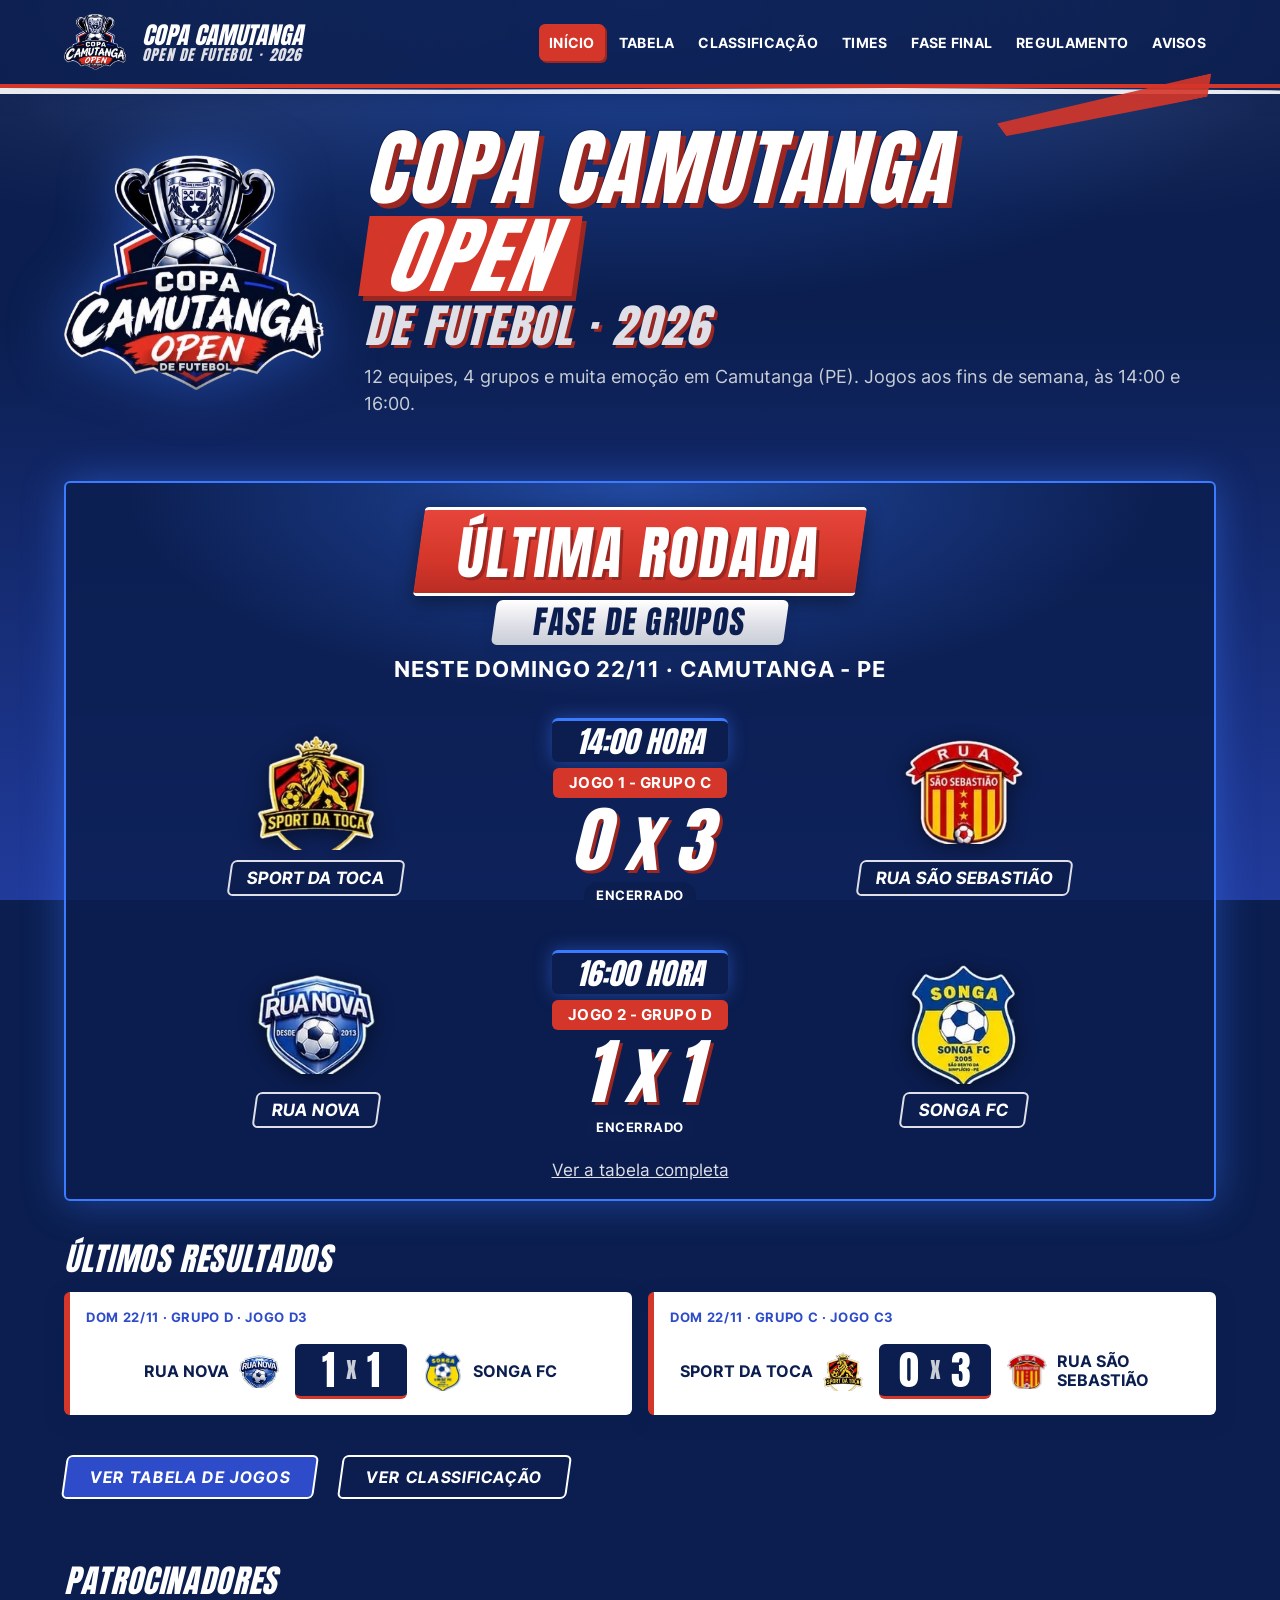
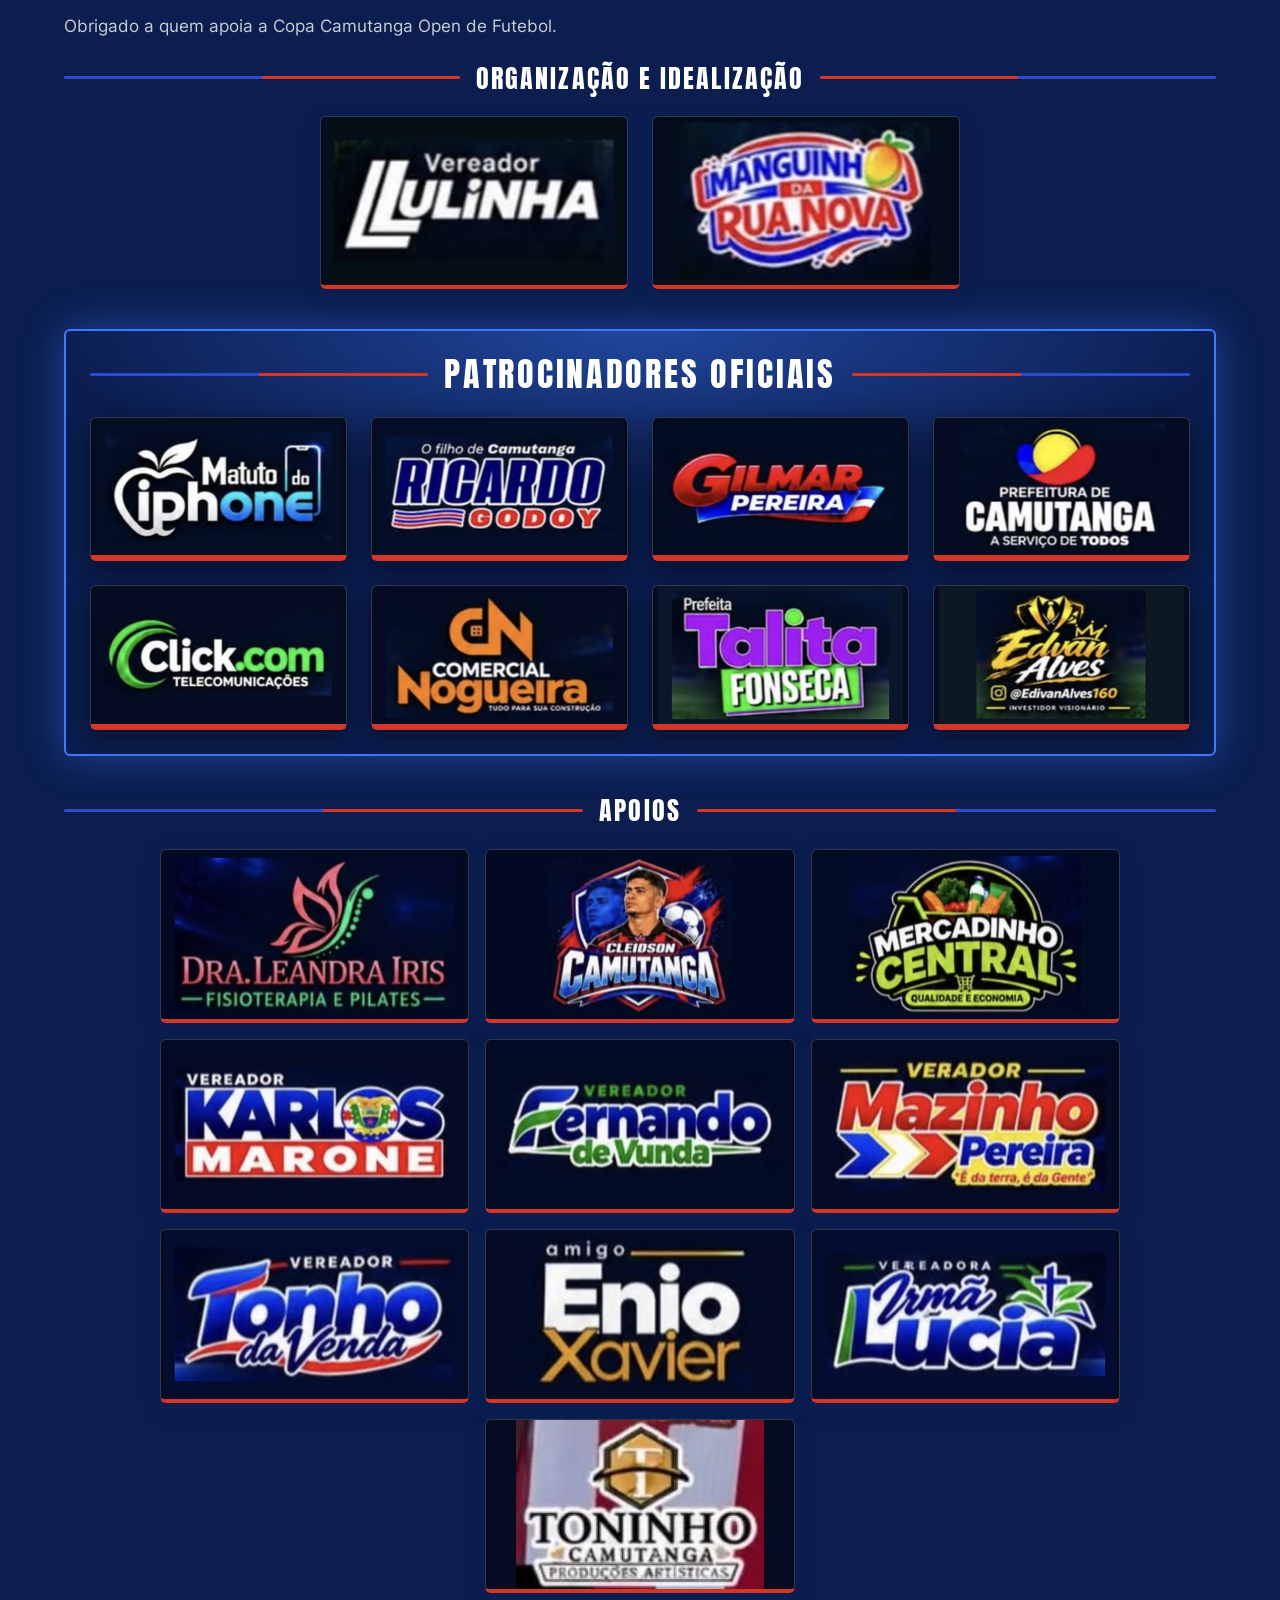
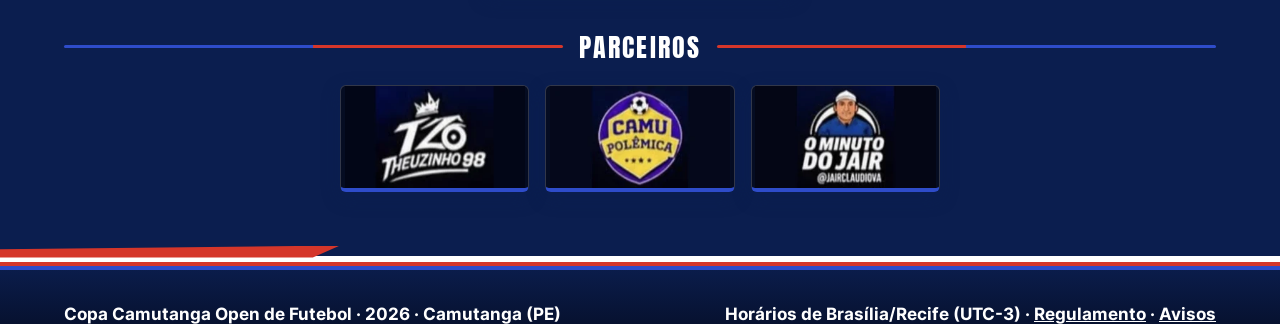
<file: index.html>
<!doctype html>
<html lang="pt-BR">
<head>
  <meta charset="utf-8">
  <meta name="viewport" content="width=device-width, initial-scale=1">
  <title>Copa Camutanga Open de Futebol 2026 — Tabela, jogos e classificação</title>
  <meta name="description" content="Site oficial da Copa Camutanga Open de Futebol 2026: próximo jogo, contagem regressiva, resultados, tabela e classificação.">
  <meta name="theme-color" content="#0B1E4F">
  <meta property="og:type" content="website">
  <meta property="og:locale" content="pt_BR">
  <meta property="og:site_name" content="Copa Camutanga Open de Futebol">
  <meta property="og:title" content="Copa Camutanga Open de Futebol 2026 — Tabela, jogos e classificação">
  <meta property="og:description" content="Site oficial da Copa Camutanga Open de Futebol 2026: próximo jogo, contagem regressiva, resultados, tabela e classificação.">
  <meta property="og:url" content="https://copa-camutanga.netlify.app/">
  <meta property="og:image" content="https://copa-camutanga.netlify.app/img/og-image.jpg">
  <meta property="og:image:width" content="1200">
  <meta property="og:image:height" content="630">
  <meta property="og:image:alt" content="Copa Camutanga Open de Futebol 2026">
  <meta name="twitter:card" content="summary_large_image">
  <link rel="icon" href="img/favicon.png" type="image/png">
  <link rel="apple-touch-icon" href="img/apple-touch-icon.png">
  <link rel="stylesheet" href="css/estilo.css">
</head>
<body data-pagina="inicio">
  <a class="pular-conteudo" href="#conteudo">Pular para o conteúdo</a>
  <header class="topo">
    <div class="container">
      <a class="marca" href="index.html">
        <img src="img/logo-copa-camutanga.webp" alt="" width="62" height="56">
        <span class="marca-texto">Copa Camutanga<small>Open de Futebol · 2026</small></span>
      </a>
      <nav class="menu" aria-label="Menu principal">
        <ul>
          <li><a href="index.html" aria-current="page">Início</a></li>
          <li><a href="tabela.html">Tabela</a></li>
          <li><a href="classificacao.html">Classificação</a></li>
          <li><a href="times.html">Times</a></li>
          <li><a href="fase-final.html">Fase Final</a></li>
          <li><a href="regulamento.html">Regulamento</a></li>
          <li><a href="avisos.html">Avisos</a></li>
        </ul>
      </nav>
    </div>
  </header>
  <main id="conteudo" tabindex="-1">
    <div class="container">
      <noscript><p class="noscript">Esta página precisa de JavaScript ativado para mostrar jogos, placares e classificação.</p></noscript>
      <section class="hero" aria-labelledby="titulo-hero">
        <img class="hero-trofeu" src="img/logo-copa-camutanga.webp" alt="Logo da Copa Camutanga Open de Futebol" width="260" height="235">
        <div>
          <h1 id="titulo-hero">Copa Camutanga<br><span class="open">Open</span><span class="linha-menor">de Futebol · 2026</span></h1>
          <p>12 equipes, 4 grupos e muita emoção em Camutanga (PE). Jogos aos fins de semana, às 14:00 e 16:00.</p>
        </div>
      </section>
      <section class="secao" aria-labelledby="titulo-destaque">
        <h2 id="titulo-destaque" class="visualmente-oculto">Próximo jogo</h2>
        <div id="destaque"><p class="mensagem">Carregando o próximo jogo…</p></div>
      </section>
      <section class="secao" id="aviso-importante" aria-label="Aviso importante"></section>
      <section class="secao" aria-labelledby="titulo-resultados">
        <h2 id="titulo-resultados">Últimos resultados</h2>
        <div id="ultimos-resultados"></div>
      </section>
      <nav class="atalhos" aria-label="Atalhos">
        <a class="botao" href="tabela.html">Ver tabela de jogos</a>
        <a class="botao botao-secundario" href="classificacao.html">Ver classificação</a>
      </nav>
      <section class="secao patrocinadores" id="patrocinadores" aria-labelledby="titulo-patrocinadores">
        <h2 id="titulo-patrocinadores">Patrocinadores</h2>
        <p class="subtitulo">Obrigado a quem apoia a Copa Camutanga Open de Futebol.</p>
        <div id="lista-patrocinadores"></div>
      </section>
    </div>
  </main>
  <footer class="rodape">
    <div class="container">
      <p>Copa Camutanga Open de Futebol · 2026 · Camutanga (PE)</p>
      <p>Horários de Brasília/Recife (UTC-3) · <a href="regulamento.html">Regulamento</a> · <a href="avisos.html">Avisos</a></p>
    </div>
  </footer>
  <script src="js/dados.js"></script>
  <script src="js/logica.js"></script>
  <script src="js/componentes.js"></script>
  <script src="js/paginas.js"></script>
</body>
</html>
</file>
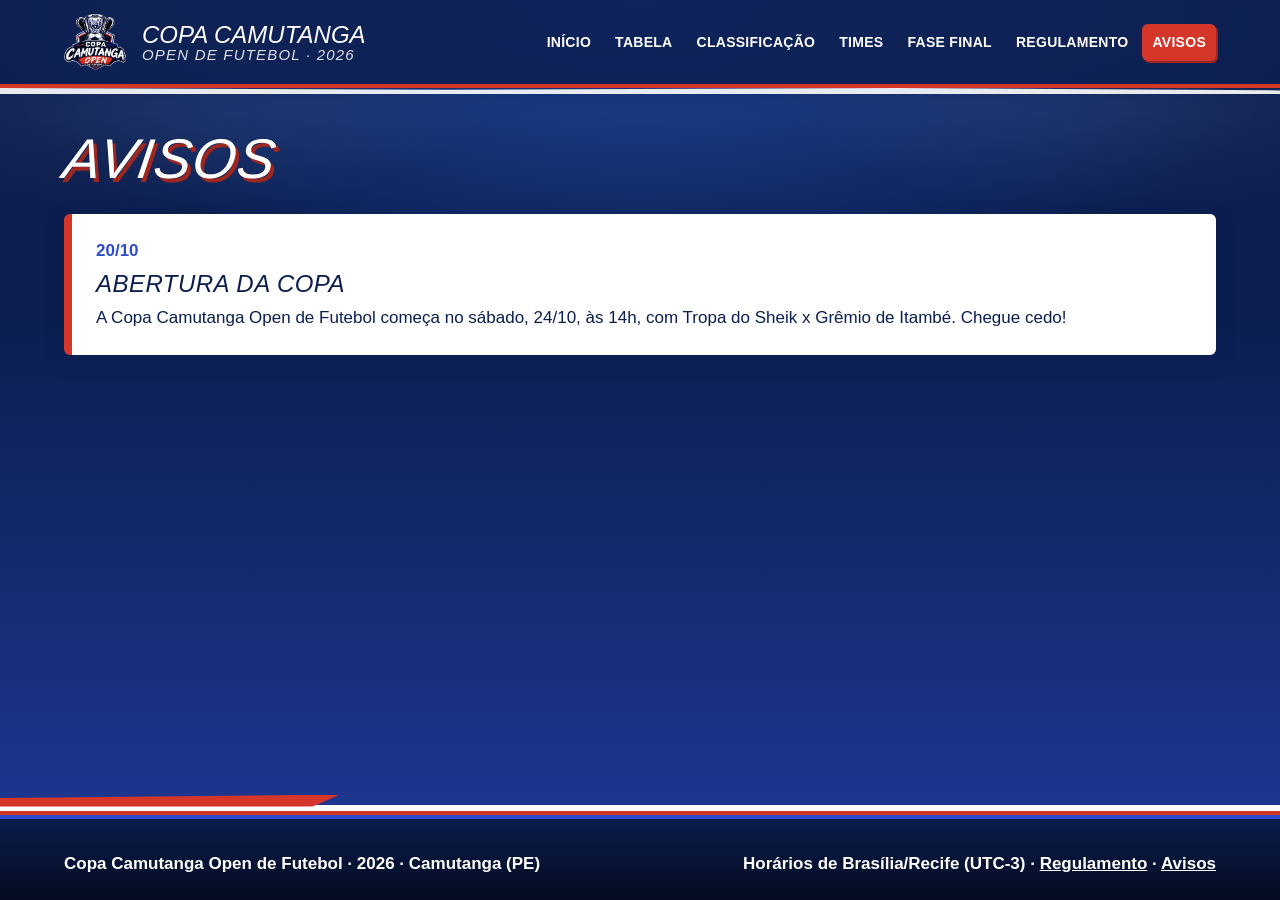
<file: avisos.html>
<!doctype html>
<html lang="pt-BR">
<head>
  <meta charset="utf-8">
  <meta name="viewport" content="width=device-width, initial-scale=1">
  <title>Avisos — Copa Camutanga Open de Futebol 2026</title>
  <meta name="description" content="Comunicados da organização da Copa Camutanga Open de Futebol 2026: adiamentos, mudanças de local e regulamento.">
  <meta name="theme-color" content="#0B1E4F">
  <meta property="og:type" content="website">
  <meta property="og:locale" content="pt_BR">
  <meta property="og:site_name" content="Copa Camutanga Open de Futebol">
  <meta property="og:title" content="Avisos — Copa Camutanga Open de Futebol 2026">
  <meta property="og:description" content="Comunicados da organização da Copa Camutanga Open de Futebol 2026: adiamentos, mudanças de local e regulamento.">
  <meta property="og:url" content="https://copa-camutanga.netlify.app/avisos.html">
  <meta property="og:image" content="https://copa-camutanga.netlify.app/img/og-image.jpg">
  <meta property="og:image:width" content="1200">
  <meta property="og:image:height" content="630">
  <meta property="og:image:alt" content="Copa Camutanga Open de Futebol 2026">
  <meta name="twitter:card" content="summary_large_image">
  <link rel="icon" href="img/favicon.png" type="image/png">
  <link rel="apple-touch-icon" href="img/apple-touch-icon.png">
  <link rel="stylesheet" href="css/estilo.css">
</head>
<body data-pagina="avisos">
  <a class="pular-conteudo" href="#conteudo">Pular para o conteúdo</a>
  <header class="topo">
    <div class="container">
      <a class="marca" href="index.html">
        <img src="img/logo-copa-camutanga.webp" alt="" width="62" height="56">
        <span class="marca-texto">Copa Camutanga<small>Open de Futebol · 2026</small></span>
      </a>
      <nav class="menu" aria-label="Menu principal">
        <ul>
          <li><a href="index.html">Início</a></li>
          <li><a href="tabela.html">Tabela</a></li>
          <li><a href="classificacao.html">Classificação</a></li>
          <li><a href="times.html">Times</a></li>
          <li><a href="fase-final.html">Fase Final</a></li>
          <li><a href="regulamento.html">Regulamento</a></li>
          <li><a href="avisos.html" aria-current="page">Avisos</a></li>
        </ul>
      </nav>
    </div>
  </header>
  <main id="conteudo" tabindex="-1">
    <div class="container">
      <noscript><p class="noscript">Esta página precisa de JavaScript ativado para mostrar jogos, placares e classificação.</p></noscript>
      <h1 class="titulo-pagina">Avisos</h1>
      <section id="avisos" aria-label="Lista de avisos">
        <p class="mensagem">Carregando avisos…</p>
      </section>
    </div>
  </main>
  <footer class="rodape">
    <div class="container">
      <p>Copa Camutanga Open de Futebol · 2026 · Camutanga (PE)</p>
      <p>Horários de Brasília/Recife (UTC-3) · <a href="regulamento.html">Regulamento</a> · <a href="avisos.html">Avisos</a></p>
    </div>
  </footer>
  <script src="js/dados.js"></script>
  <script src="js/logica.js"></script>
  <script src="js/componentes.js"></script>
  <script src="js/paginas.js"></script>
</body>
</html>
</file>
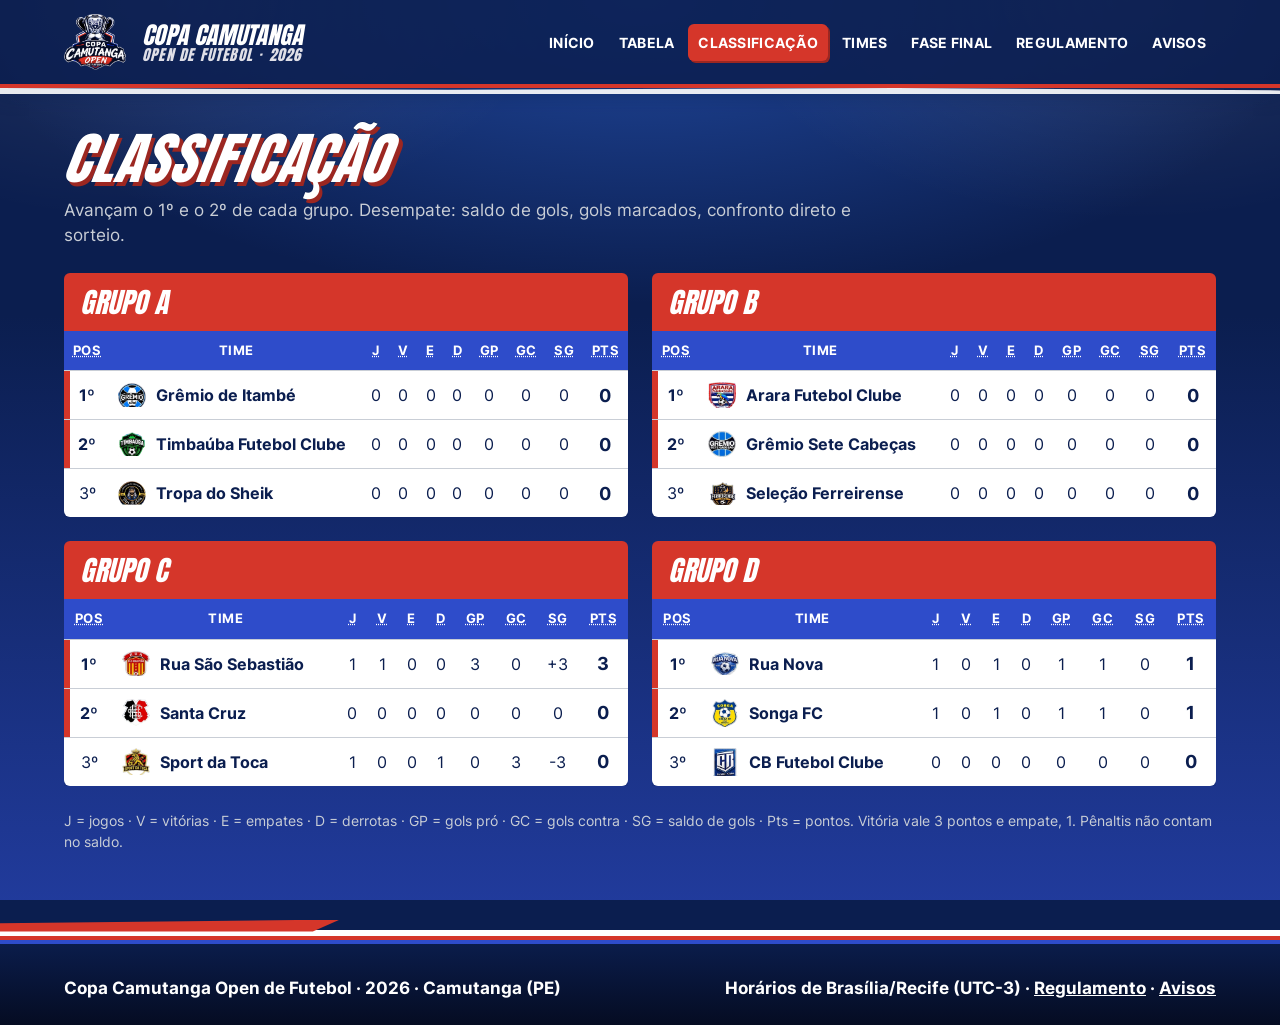
<file: classificacao.html>
<!doctype html>
<html lang="pt-BR">
<head>
  <meta charset="utf-8">
  <meta name="viewport" content="width=device-width, initial-scale=1">
  <title>Classificação — Copa Camutanga Open de Futebol 2026</title>
  <meta name="description" content="Classificação dos grupos A, B, C e D da Copa Camutanga Open de Futebol 2026, atualizada a cada resultado.">
  <meta name="theme-color" content="#0B1E4F">
  <meta property="og:type" content="website">
  <meta property="og:locale" content="pt_BR">
  <meta property="og:site_name" content="Copa Camutanga Open de Futebol">
  <meta property="og:title" content="Classificação — Copa Camutanga Open de Futebol 2026">
  <meta property="og:description" content="Classificação dos grupos A, B, C e D da Copa Camutanga Open de Futebol 2026, atualizada a cada resultado.">
  <meta property="og:url" content="https://copa-camutanga.netlify.app/classificacao.html">
  <meta property="og:image" content="https://copa-camutanga.netlify.app/img/og-image.jpg">
  <meta property="og:image:width" content="1200">
  <meta property="og:image:height" content="630">
  <meta property="og:image:alt" content="Copa Camutanga Open de Futebol 2026">
  <meta name="twitter:card" content="summary_large_image">
  <link rel="icon" href="img/favicon.png" type="image/png">
  <link rel="apple-touch-icon" href="img/apple-touch-icon.png">
  <link rel="stylesheet" href="css/estilo.css">
</head>
<body data-pagina="classificacao">
  <a class="pular-conteudo" href="#conteudo">Pular para o conteúdo</a>
  <header class="topo">
    <div class="container">
      <a class="marca" href="index.html">
        <img src="img/logo-copa-camutanga.webp" alt="" width="62" height="56">
        <span class="marca-texto">Copa Camutanga<small>Open de Futebol · 2026</small></span>
      </a>
      <nav class="menu" aria-label="Menu principal">
        <ul>
          <li><a href="index.html">Início</a></li>
          <li><a href="tabela.html">Tabela</a></li>
          <li><a href="classificacao.html" aria-current="page">Classificação</a></li>
          <li><a href="times.html">Times</a></li>
          <li><a href="fase-final.html">Fase Final</a></li>
          <li><a href="regulamento.html">Regulamento</a></li>
          <li><a href="avisos.html">Avisos</a></li>
        </ul>
      </nav>
    </div>
  </header>
  <main id="conteudo" tabindex="-1">
    <div class="container">
      <noscript><p class="noscript">Esta página precisa de JavaScript ativado para mostrar jogos, placares e classificação.</p></noscript>
      <h1 class="titulo-pagina">Classificação</h1>
      <p class="subtitulo">Avançam o 1º e o 2º de cada grupo. Desempate: saldo de gols, gols marcados, confronto direto e sorteio.</p>
      <section id="classificacao" aria-label="Tabelas de classificação">
        <p class="mensagem">Carregando classificação…</p>
      </section>
      <p class="legenda">J = jogos · V = vitórias · E = empates · D = derrotas · GP = gols pró · GC = gols contra · SG = saldo de gols · Pts = pontos. Vitória vale 3 pontos e empate, 1. Pênaltis não contam no saldo.</p>
    </div>
  </main>
  <footer class="rodape">
    <div class="container">
      <p>Copa Camutanga Open de Futebol · 2026 · Camutanga (PE)</p>
      <p>Horários de Brasília/Recife (UTC-3) · <a href="regulamento.html">Regulamento</a> · <a href="avisos.html">Avisos</a></p>
    </div>
  </footer>
  <script src="js/dados.js"></script>
  <script src="js/logica.js"></script>
  <script src="js/componentes.js"></script>
  <script src="js/paginas.js"></script>
</body>
</html>
</file>
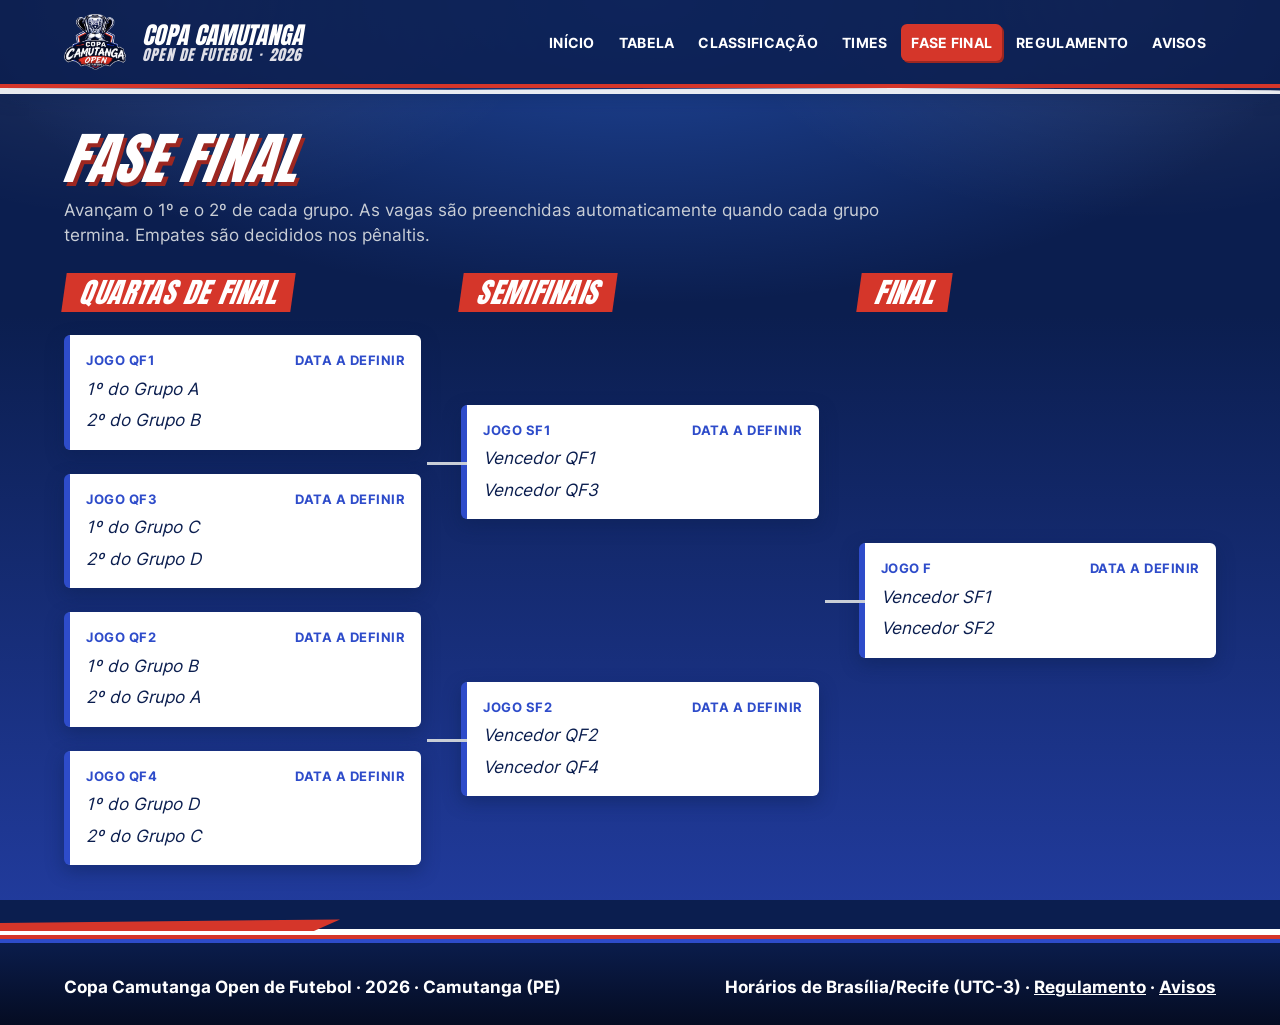
<file: fase-final.html>
<!doctype html>
<html lang="pt-BR">
<head>
  <meta charset="utf-8">
  <meta name="viewport" content="width=device-width, initial-scale=1">
  <title>Fase final — Copa Camutanga Open de Futebol 2026</title>
  <meta name="description" content="Chaveamento da fase final da Copa Camutanga Open de Futebol 2026: quartas de final, semifinais e final.">
  <meta name="theme-color" content="#0B1E4F">
  <meta property="og:type" content="website">
  <meta property="og:locale" content="pt_BR">
  <meta property="og:site_name" content="Copa Camutanga Open de Futebol">
  <meta property="og:title" content="Fase final — Copa Camutanga Open de Futebol 2026">
  <meta property="og:description" content="Chaveamento da fase final da Copa Camutanga Open de Futebol 2026: quartas de final, semifinais e final.">
  <meta property="og:url" content="https://copa-camutanga.netlify.app/fase-final.html">
  <meta property="og:image" content="https://copa-camutanga.netlify.app/img/og-image.jpg">
  <meta property="og:image:width" content="1200">
  <meta property="og:image:height" content="630">
  <meta property="og:image:alt" content="Copa Camutanga Open de Futebol 2026">
  <meta name="twitter:card" content="summary_large_image">
  <link rel="icon" href="img/favicon.png" type="image/png">
  <link rel="apple-touch-icon" href="img/apple-touch-icon.png">
  <link rel="stylesheet" href="css/estilo.css">
</head>
<body data-pagina="fase-final">
  <a class="pular-conteudo" href="#conteudo">Pular para o conteúdo</a>
  <header class="topo">
    <div class="container">
      <a class="marca" href="index.html">
        <img src="img/logo-copa-camutanga.webp" alt="" width="62" height="56">
        <span class="marca-texto">Copa Camutanga<small>Open de Futebol · 2026</small></span>
      </a>
      <nav class="menu" aria-label="Menu principal">
        <ul>
          <li><a href="index.html">Início</a></li>
          <li><a href="tabela.html">Tabela</a></li>
          <li><a href="classificacao.html">Classificação</a></li>
          <li><a href="times.html">Times</a></li>
          <li><a href="fase-final.html" aria-current="page">Fase Final</a></li>
          <li><a href="regulamento.html">Regulamento</a></li>
          <li><a href="avisos.html">Avisos</a></li>
        </ul>
      </nav>
    </div>
  </header>
  <main id="conteudo" tabindex="-1">
    <div class="container">
      <noscript><p class="noscript">Esta página precisa de JavaScript ativado para mostrar jogos, placares e classificação.</p></noscript>
      <h1 class="titulo-pagina">Fase Final</h1>
      <p class="subtitulo">Avançam o 1º e o 2º de cada grupo. As vagas são preenchidas automaticamente quando cada grupo termina. Empates são decididos nos pênaltis.</p>
      <section id="chaveamento" aria-label="Chaveamento">
        <p class="mensagem">Carregando chaveamento…</p>
      </section>
    </div>
  </main>
  <footer class="rodape">
    <div class="container">
      <p>Copa Camutanga Open de Futebol · 2026 · Camutanga (PE)</p>
      <p>Horários de Brasília/Recife (UTC-3) · <a href="regulamento.html">Regulamento</a> · <a href="avisos.html">Avisos</a></p>
    </div>
  </footer>
  <script src="js/dados.js"></script>
  <script src="js/logica.js"></script>
  <script src="js/componentes.js"></script>
  <script src="js/paginas.js"></script>
</body>
</html>
</file>
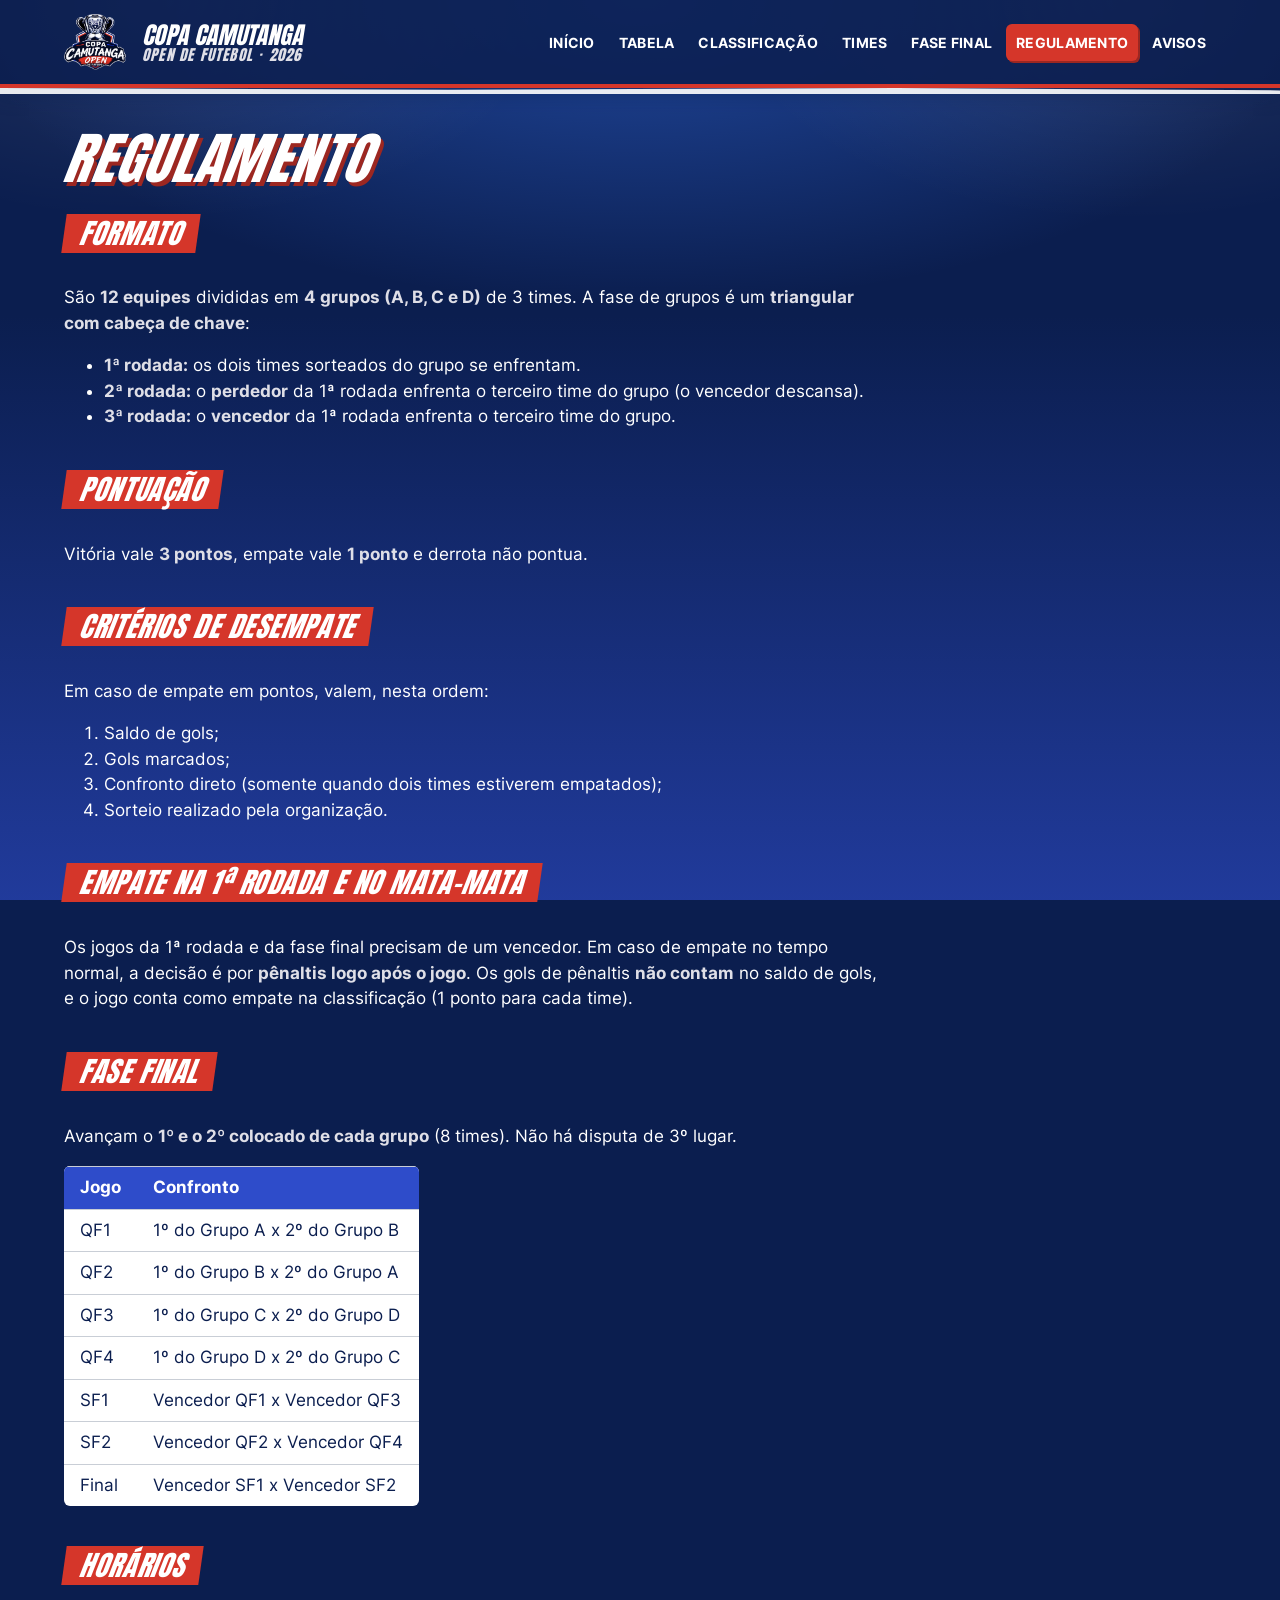
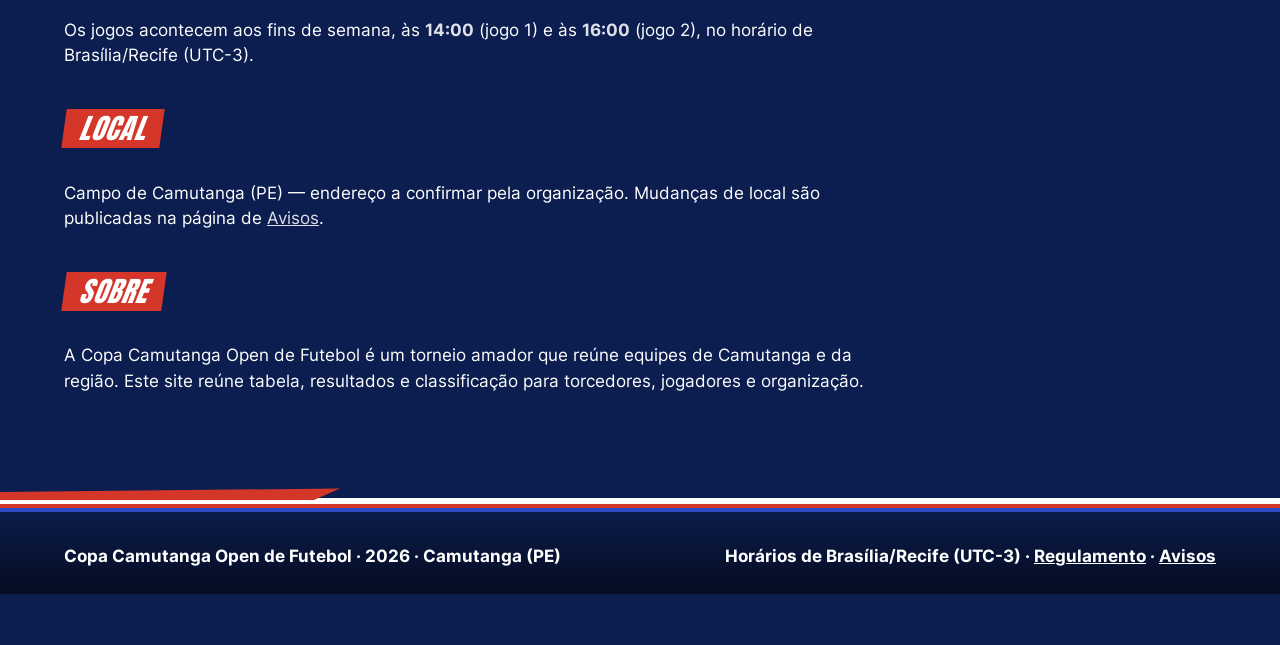
<file: regulamento.html>
<!doctype html>
<html lang="pt-BR">
<head>
  <meta charset="utf-8">
  <meta name="viewport" content="width=device-width, initial-scale=1">
  <title>Regulamento — Copa Camutanga Open de Futebol 2026</title>
  <meta name="description" content="Regulamento da Copa Camutanga Open de Futebol 2026: formato, pontuação, desempate, pênaltis, fase final, horários e local.">
  <meta name="theme-color" content="#0B1E4F">
  <meta property="og:type" content="website">
  <meta property="og:locale" content="pt_BR">
  <meta property="og:site_name" content="Copa Camutanga Open de Futebol">
  <meta property="og:title" content="Regulamento — Copa Camutanga Open de Futebol 2026">
  <meta property="og:description" content="Regulamento da Copa Camutanga Open de Futebol 2026: formato, pontuação, desempate, pênaltis, fase final, horários e local.">
  <meta property="og:url" content="https://copa-camutanga.netlify.app/regulamento.html">
  <meta property="og:image" content="https://copa-camutanga.netlify.app/img/og-image.jpg">
  <meta property="og:image:width" content="1200">
  <meta property="og:image:height" content="630">
  <meta property="og:image:alt" content="Copa Camutanga Open de Futebol 2026">
  <meta name="twitter:card" content="summary_large_image">
  <link rel="icon" href="img/favicon.png" type="image/png">
  <link rel="apple-touch-icon" href="img/apple-touch-icon.png">
  <link rel="stylesheet" href="css/estilo.css">
</head>
<body data-pagina="regulamento">
  <a class="pular-conteudo" href="#conteudo">Pular para o conteúdo</a>
  <header class="topo">
    <div class="container">
      <a class="marca" href="index.html">
        <img src="img/logo-copa-camutanga.webp" alt="" width="62" height="56">
        <span class="marca-texto">Copa Camutanga<small>Open de Futebol · 2026</small></span>
      </a>
      <nav class="menu" aria-label="Menu principal">
        <ul>
          <li><a href="index.html">Início</a></li>
          <li><a href="tabela.html">Tabela</a></li>
          <li><a href="classificacao.html">Classificação</a></li>
          <li><a href="times.html">Times</a></li>
          <li><a href="fase-final.html">Fase Final</a></li>
          <li><a href="regulamento.html" aria-current="page">Regulamento</a></li>
          <li><a href="avisos.html">Avisos</a></li>
        </ul>
      </nav>
    </div>
  </header>
  <main id="conteudo" tabindex="-1">
    <div class="container">
      <noscript><p class="noscript">Esta página precisa de JavaScript ativado para mostrar jogos, placares e classificação.</p></noscript>
      <h1 class="titulo-pagina">Regulamento</h1>
      <div class="texto-corrido">
        <section aria-labelledby="r-formato">
          <h2 id="r-formato">Formato</h2>
          <p>São <strong>12 equipes</strong> divididas em <strong>4 grupos (A, B, C e D)</strong> de 3 times. A fase de grupos é um <strong>triangular com cabeça de chave</strong>:</p>
          <ul>
            <li><strong>1ª rodada:</strong> os dois times sorteados do grupo se enfrentam.</li>
            <li><strong>2ª rodada:</strong> o <strong>perdedor</strong> da 1ª rodada enfrenta o terceiro time do grupo (o vencedor descansa).</li>
            <li><strong>3ª rodada:</strong> o <strong>vencedor</strong> da 1ª rodada enfrenta o terceiro time do grupo.</li>
          </ul>
        </section>
        <section aria-labelledby="r-pontos">
          <h2 id="r-pontos">Pontuação</h2>
          <p>Vitória vale <strong>3 pontos</strong>, empate vale <strong>1 ponto</strong> e derrota não pontua.</p>
        </section>
        <section aria-labelledby="r-desempate">
          <h2 id="r-desempate">Critérios de desempate</h2>
          <p>Em caso de empate em pontos, valem, nesta ordem:</p>
          <ol>
            <li>Saldo de gols;</li>
            <li>Gols marcados;</li>
            <li>Confronto direto (somente quando dois times estiverem empatados);</li>
            <li>Sorteio realizado pela organização.</li>
          </ol>
        </section>
        <section aria-labelledby="r-penaltis">
          <h2 id="r-penaltis">Empate na 1ª rodada e no mata-mata</h2>
          <p>Os jogos da 1ª rodada e da fase final precisam de um vencedor. Em caso de empate no tempo normal, a decisão é por <strong>pênaltis logo após o jogo</strong>. Os gols de pênaltis <strong>não contam</strong> no saldo de gols, e o jogo conta como empate na classificação (1 ponto para cada time).</p>
        </section>
        <section aria-labelledby="r-final">
          <h2 id="r-final">Fase final</h2>
          <p>Avançam o <strong>1º e o 2º colocado de cada grupo</strong> (8 times). Não há disputa de 3º lugar.</p>
          <table>
            <caption class="visualmente-oculto">Cruzamentos da fase final</caption>
            <thead><tr><th scope="col">Jogo</th><th scope="col">Confronto</th></tr></thead>
            <tbody>
              <tr><td>QF1</td><td>1º do Grupo A x 2º do Grupo B</td></tr>
              <tr><td>QF2</td><td>1º do Grupo B x 2º do Grupo A</td></tr>
              <tr><td>QF3</td><td>1º do Grupo C x 2º do Grupo D</td></tr>
              <tr><td>QF4</td><td>1º do Grupo D x 2º do Grupo C</td></tr>
              <tr><td>SF1</td><td>Vencedor QF1 x Vencedor QF3</td></tr>
              <tr><td>SF2</td><td>Vencedor QF2 x Vencedor QF4</td></tr>
              <tr><td>Final</td><td>Vencedor SF1 x Vencedor SF2</td></tr>
            </tbody>
          </table>
        </section>
        <section aria-labelledby="r-horarios">
          <h2 id="r-horarios">Horários</h2>
          <p>Os jogos acontecem aos fins de semana, às <strong>14:00</strong> (jogo 1) e às <strong>16:00</strong> (jogo 2), no horário de Brasília/Recife (UTC-3).</p>
        </section>
        <section aria-labelledby="r-local">
          <h2 id="r-local">Local</h2>
          <p>Campo de Camutanga (PE) — endereço a confirmar pela organização. Mudanças de local são publicadas na página de <a href="avisos.html">Avisos</a>.</p>
        </section>
        <section aria-labelledby="r-sobre">
          <h2 id="r-sobre">Sobre</h2>
          <p>A Copa Camutanga Open de Futebol é um torneio amador que reúne equipes de Camutanga e da região. Este site reúne tabela, resultados e classificação para torcedores, jogadores e organização.</p>
        </section>
      </div>
    </div>
  </main>
  <footer class="rodape">
    <div class="container">
      <p>Copa Camutanga Open de Futebol · 2026 · Camutanga (PE)</p>
      <p>Horários de Brasília/Recife (UTC-3) · <a href="regulamento.html">Regulamento</a> · <a href="avisos.html">Avisos</a></p>
    </div>
  </footer>
  <script src="js/dados.js"></script>
  <script src="js/logica.js"></script>
  <script src="js/componentes.js"></script>
  <script src="js/paginas.js"></script>
</body>
</html>
</file>
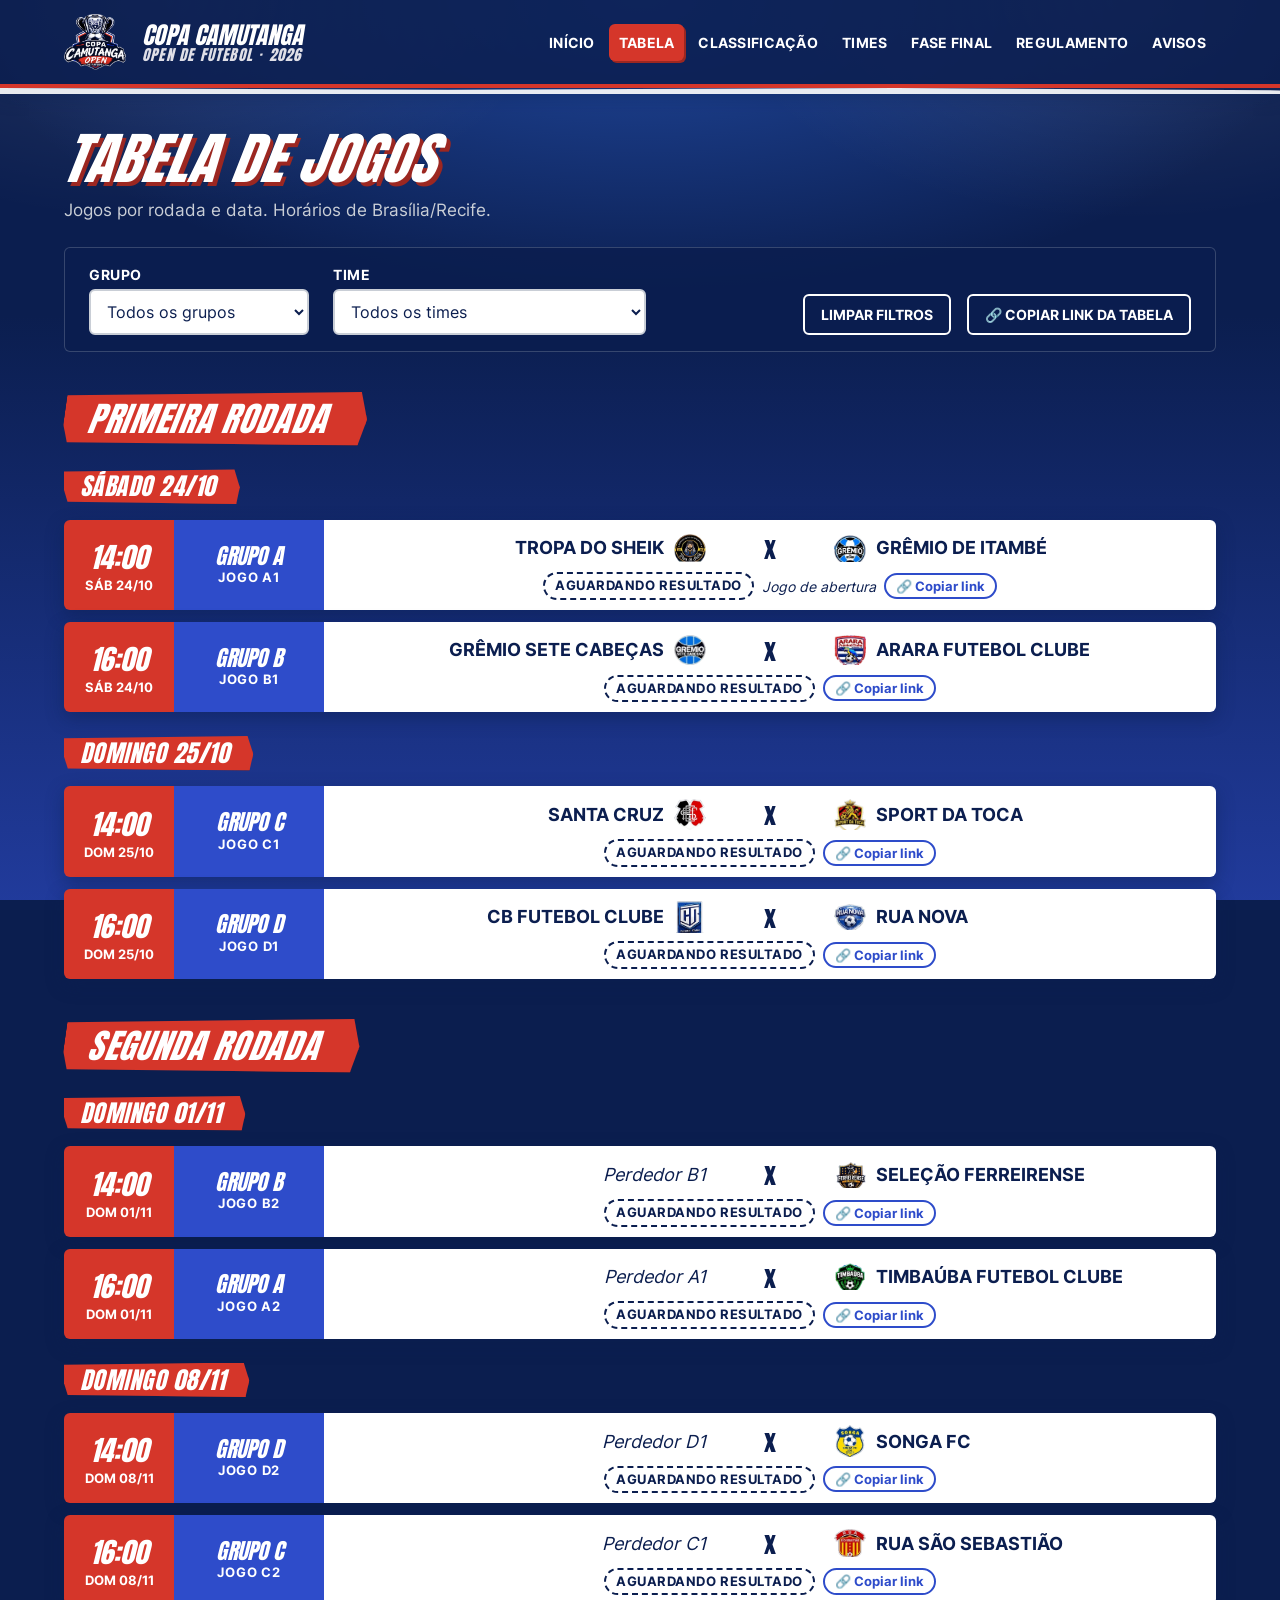
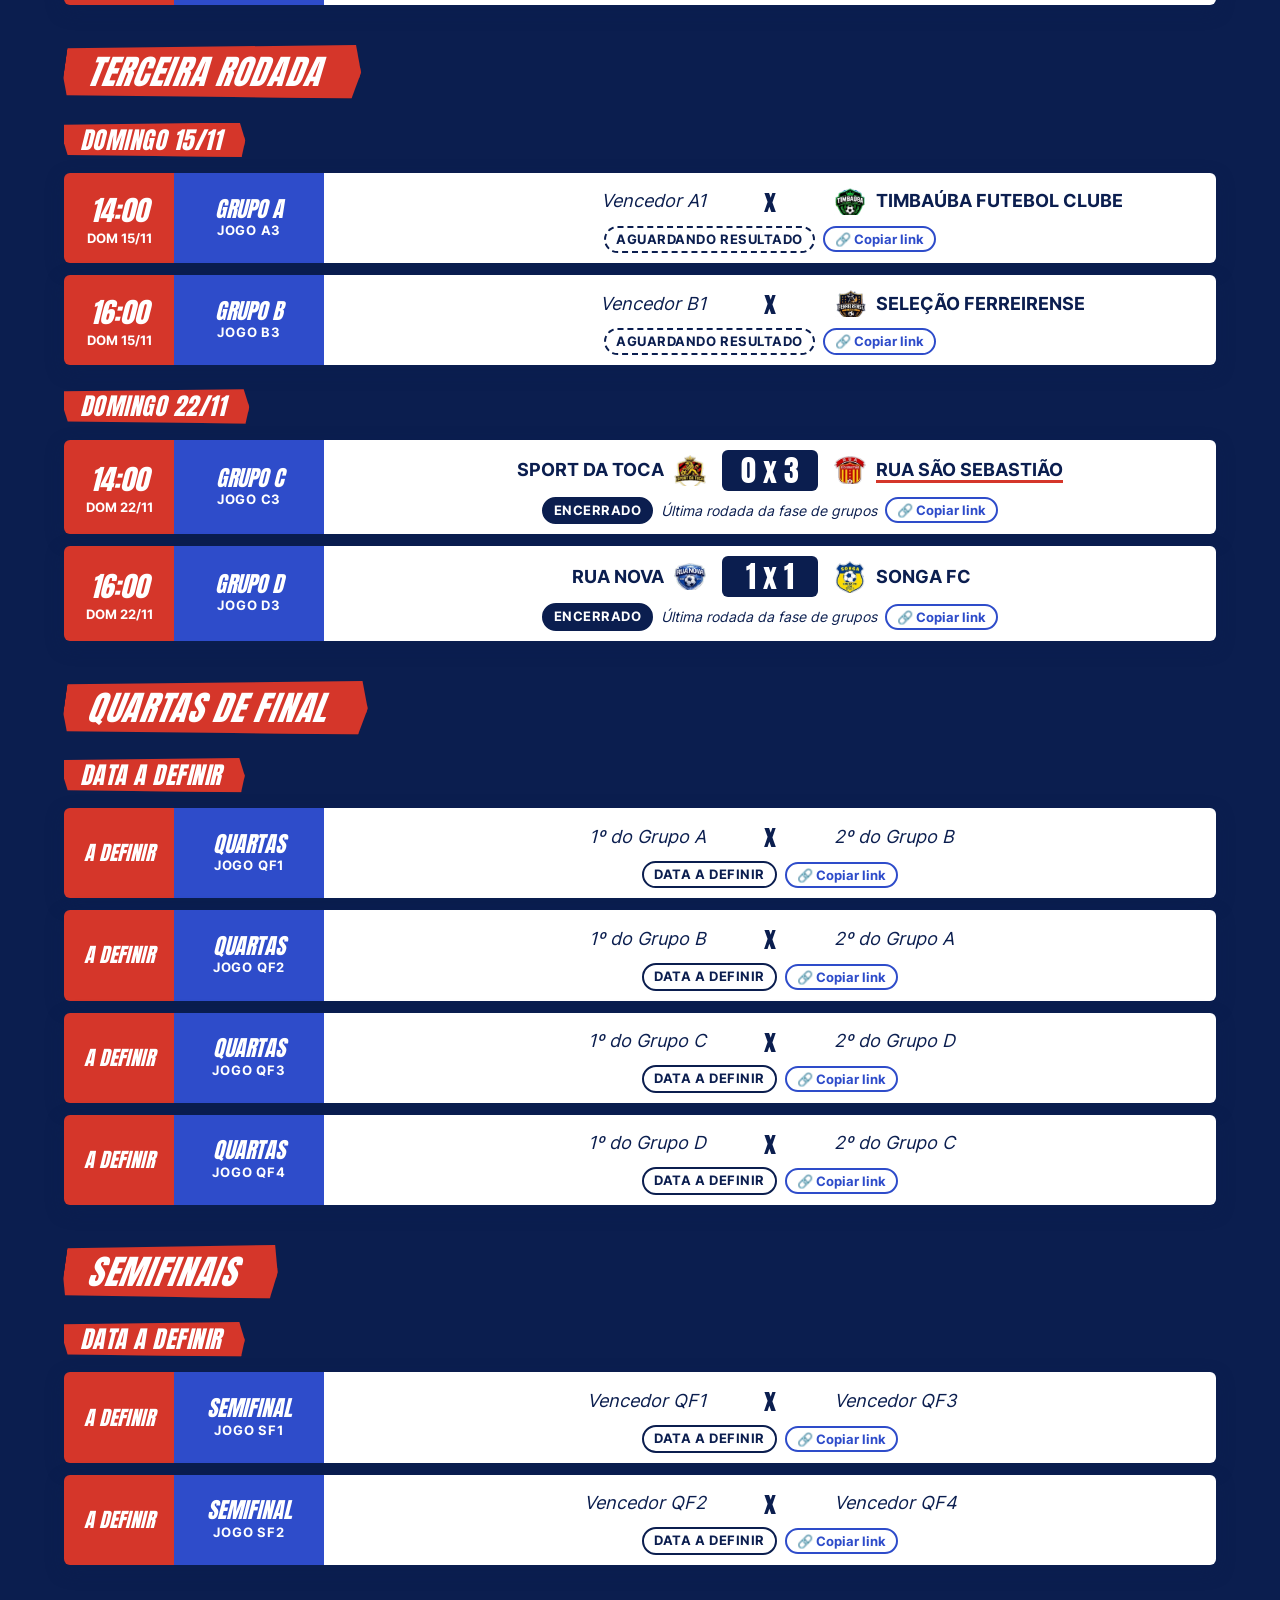
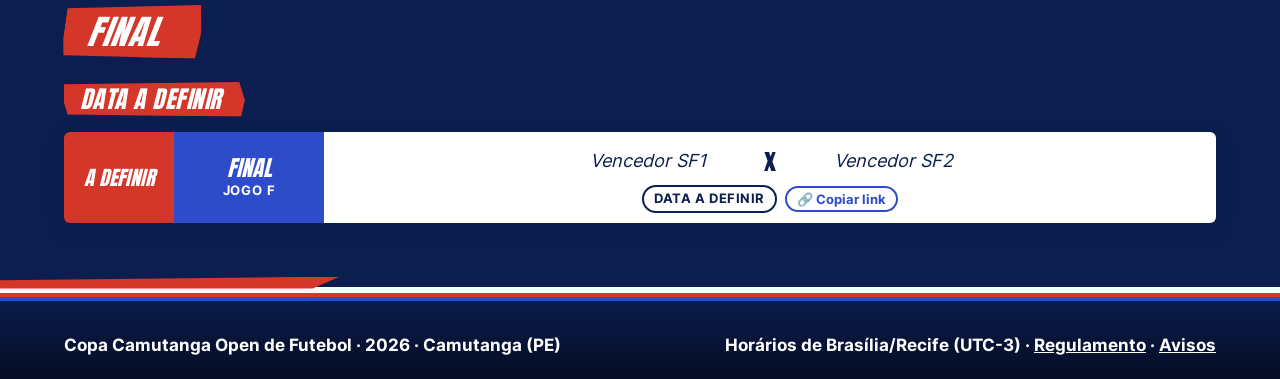
<file: tabela.html>
<!doctype html>
<html lang="pt-BR">
<head>
  <meta charset="utf-8">
  <meta name="viewport" content="width=device-width, initial-scale=1">
  <title>Tabela de jogos — Copa Camutanga Open de Futebol 2026</title>
  <meta name="description" content="Todos os jogos da Copa Camutanga Open de Futebol 2026 por rodada e data, com placares, status e filtros por grupo e time.">
  <meta name="theme-color" content="#0B1E4F">
  <meta property="og:type" content="website">
  <meta property="og:locale" content="pt_BR">
  <meta property="og:site_name" content="Copa Camutanga Open de Futebol">
  <meta property="og:title" content="Tabela de jogos — Copa Camutanga Open de Futebol 2026">
  <meta property="og:description" content="Todos os jogos da Copa Camutanga Open de Futebol 2026 por rodada e data, com placares, status e filtros por grupo e time.">
  <meta property="og:url" content="https://copa-camutanga.netlify.app/tabela.html">
  <meta property="og:image" content="https://copa-camutanga.netlify.app/img/og-image.jpg">
  <meta property="og:image:width" content="1200">
  <meta property="og:image:height" content="630">
  <meta property="og:image:alt" content="Copa Camutanga Open de Futebol 2026">
  <meta name="twitter:card" content="summary_large_image">
  <link rel="icon" href="img/favicon.png" type="image/png">
  <link rel="apple-touch-icon" href="img/apple-touch-icon.png">
  <link rel="stylesheet" href="css/estilo.css">
</head>
<body data-pagina="tabela">
  <a class="pular-conteudo" href="#conteudo">Pular para o conteúdo</a>
  <header class="topo">
    <div class="container">
      <a class="marca" href="index.html">
        <img src="img/logo-copa-camutanga.webp" alt="" width="62" height="56">
        <span class="marca-texto">Copa Camutanga<small>Open de Futebol · 2026</small></span>
      </a>
      <nav class="menu" aria-label="Menu principal">
        <ul>
          <li><a href="index.html">Início</a></li>
          <li><a href="tabela.html" aria-current="page">Tabela</a></li>
          <li><a href="classificacao.html">Classificação</a></li>
          <li><a href="times.html">Times</a></li>
          <li><a href="fase-final.html">Fase Final</a></li>
          <li><a href="regulamento.html">Regulamento</a></li>
          <li><a href="avisos.html">Avisos</a></li>
        </ul>
      </nav>
    </div>
  </header>
  <main id="conteudo" tabindex="-1">
    <div class="container">
      <noscript><p class="noscript">Esta página precisa de JavaScript ativado para mostrar jogos, placares e classificação.</p></noscript>
      <h1 class="titulo-pagina">Tabela de Jogos</h1>
      <p class="subtitulo">Jogos por rodada e data. Horários de Brasília/Recife.</p>
      <form id="filtros" class="filtros" role="search" aria-label="Filtrar jogos">
        <label for="filtro-grupo">Grupo
          <select id="filtro-grupo" name="grupo">
            <option value="">Todos os grupos</option>
            <option value="A">Grupo A</option>
            <option value="B">Grupo B</option>
            <option value="C">Grupo C</option>
            <option value="D">Grupo D</option>
          </select>
        </label>
        <label for="filtro-time">Time
          <select id="filtro-time" name="time">
            <option value="">Todos os times</option>
          </select>
        </label>
        <div class="acoes">
          <button type="button" id="limpar-filtros">Limpar filtros</button>
          <button type="button" class="botao-copiar claro" data-copiar="pagina" aria-label="Copiar link desta tabela com os filtros">🔗 Copiar link da tabela</button>
        </div>
      </form>
      <section id="lista-jogos" class="secao" aria-label="Jogos" aria-live="polite">
        <p class="mensagem">Carregando jogos…</p>
      </section>
    </div>
  </main>
  <footer class="rodape">
    <div class="container">
      <p>Copa Camutanga Open de Futebol · 2026 · Camutanga (PE)</p>
      <p>Horários de Brasília/Recife (UTC-3) · <a href="regulamento.html">Regulamento</a> · <a href="avisos.html">Avisos</a></p>
    </div>
  </footer>
  <script src="js/dados.js"></script>
  <script src="js/logica.js"></script>
  <script src="js/componentes.js"></script>
  <script src="js/paginas.js"></script>
</body>
</html>
</file>
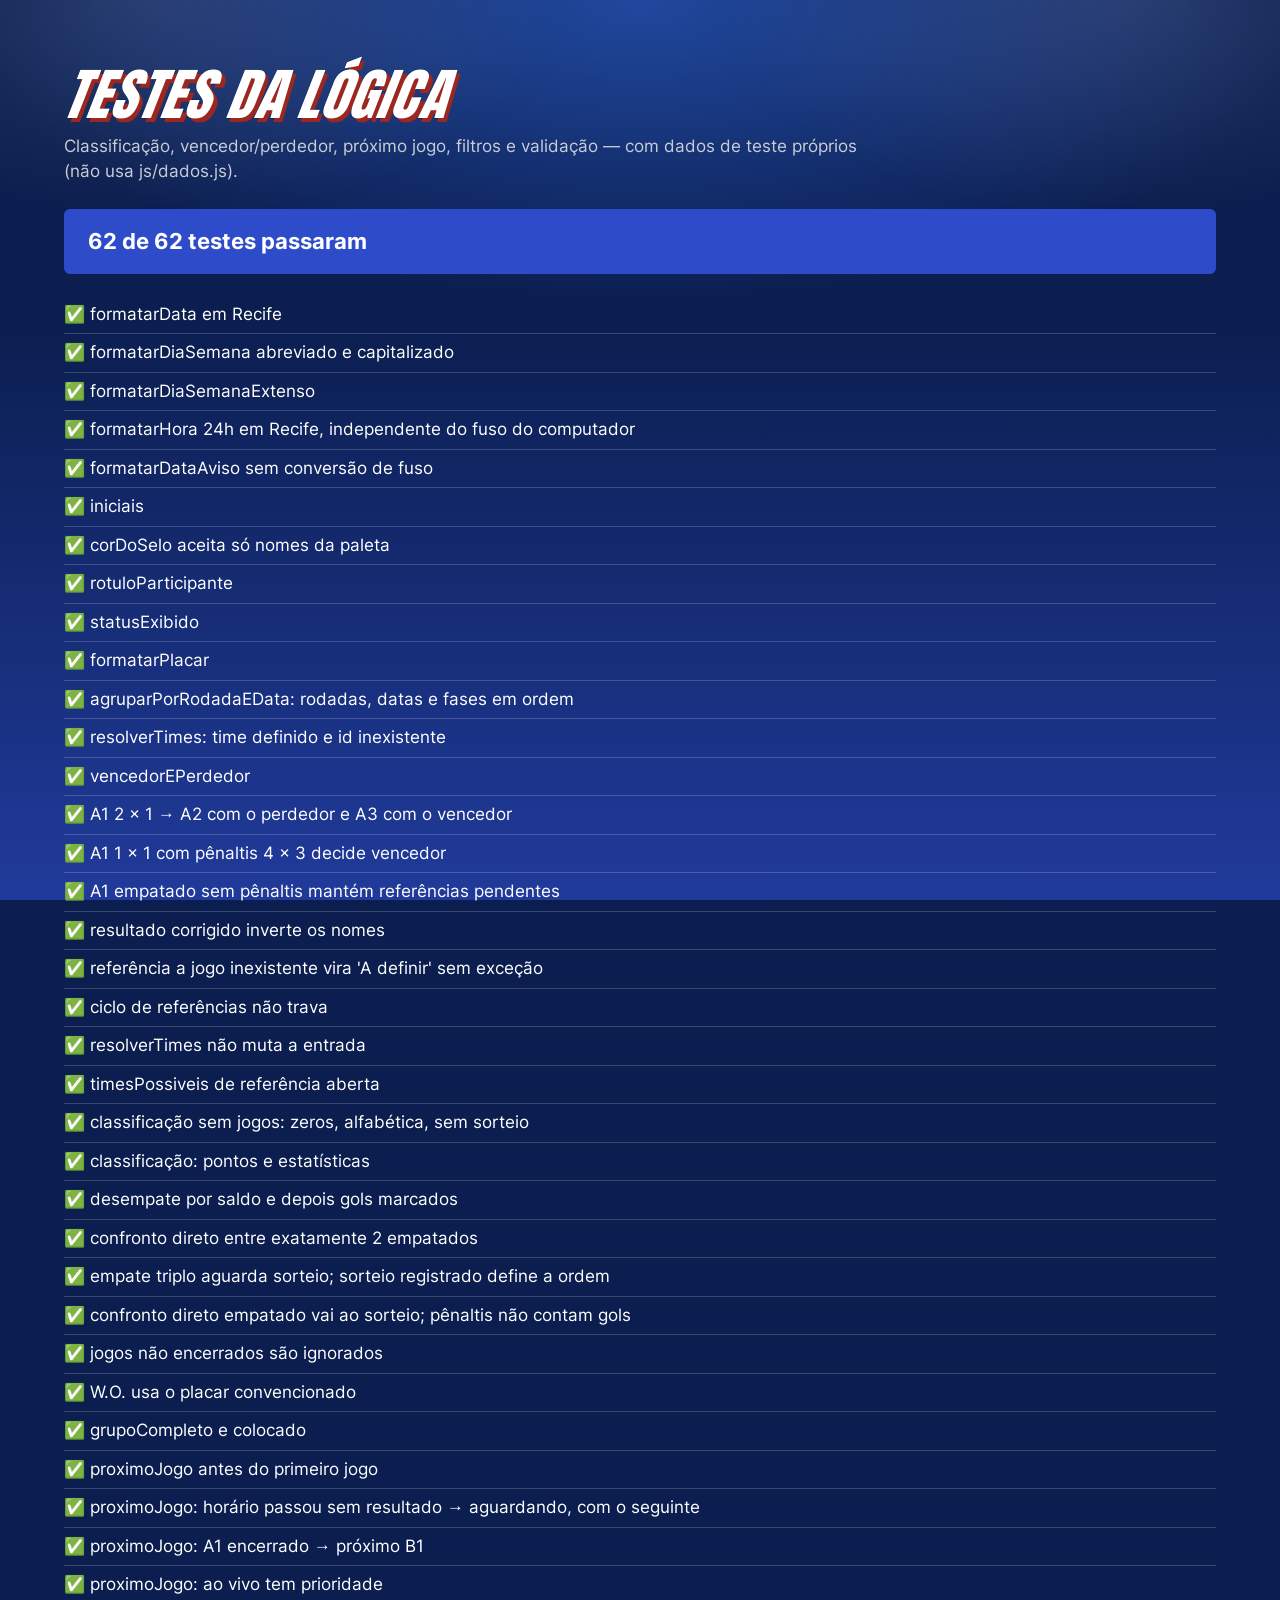
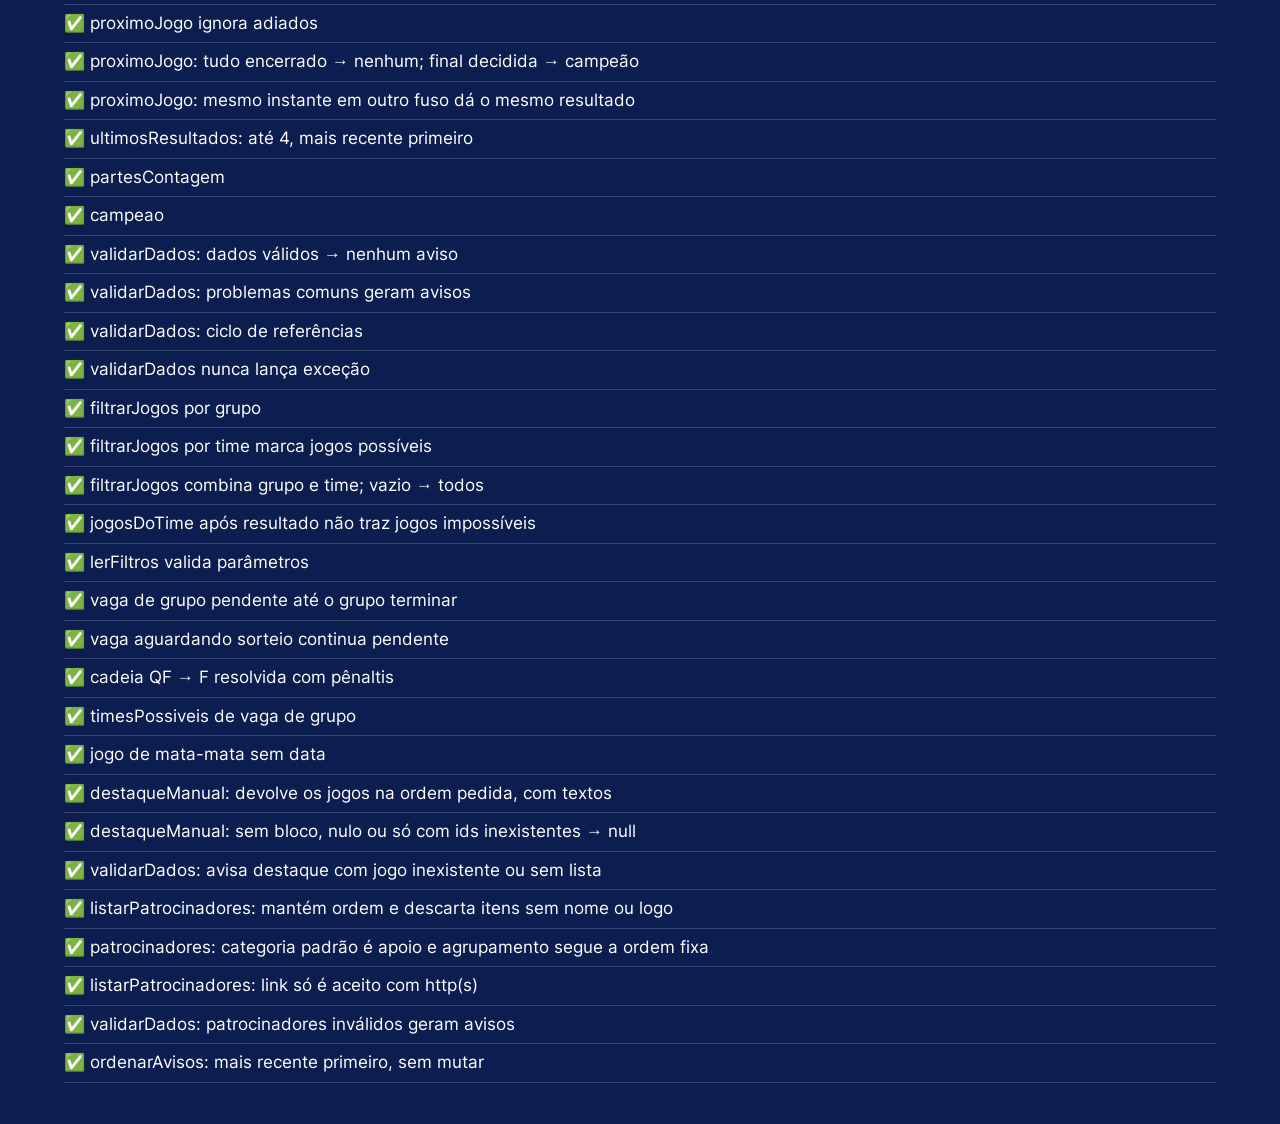
<file: testes.html>
<!doctype html>
<html lang="pt-BR">
<head>
  <meta charset="utf-8">
  <meta name="viewport" content="width=device-width, initial-scale=1">
  <title>Testes da lógica — Copa Camutanga</title>
  <meta name="robots" content="noindex">
  <link rel="stylesheet" href="css/estilo.css">
</head>
<body>
  <main class="pagina-testes container">
    <h1 class="titulo-pagina">Testes da lógica</h1>
    <p class="subtitulo">Classificação, vencedor/perdedor, próximo jogo, filtros e validação — com dados de teste próprios (não usa js/dados.js).</p>
    <p id="resumo" class="resumo" role="status">Executando…</p>
    <ul id="resultados"></ul>
  </main>
  <script src="js/logica.js"></script>
  <script src="js/testes.js"></script>
</body>
</html>
</file>
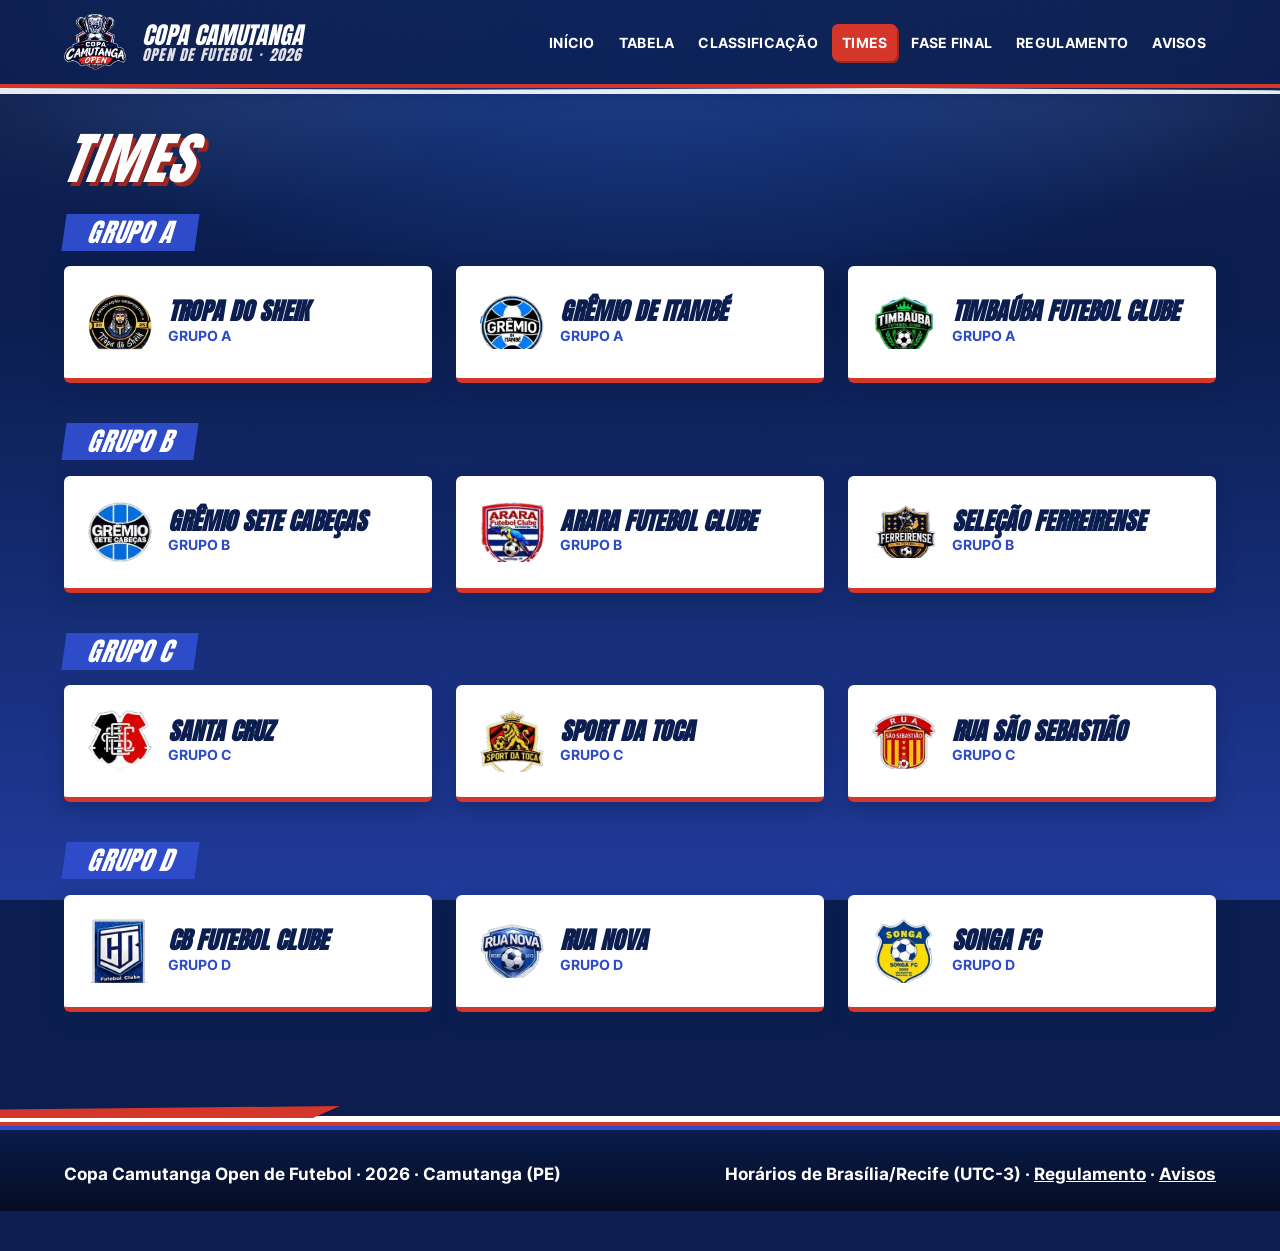
<file: times.html>
<!doctype html>
<html lang="pt-BR">
<head>
  <meta charset="utf-8">
  <meta name="viewport" content="width=device-width, initial-scale=1">
  <title>Times — Copa Camutanga Open de Futebol 2026</title>
  <meta name="description" content="Os 12 times da Copa Camutanga Open de Futebol 2026, com grupo, classificação e jogos de cada equipe.">
  <meta name="theme-color" content="#0B1E4F">
  <meta property="og:type" content="website">
  <meta property="og:locale" content="pt_BR">
  <meta property="og:site_name" content="Copa Camutanga Open de Futebol">
  <meta property="og:title" content="Times — Copa Camutanga Open de Futebol 2026">
  <meta property="og:description" content="Os 12 times da Copa Camutanga Open de Futebol 2026, com grupo, classificação e jogos de cada equipe.">
  <meta property="og:url" content="https://copa-camutanga.netlify.app/times.html">
  <meta property="og:image" content="https://copa-camutanga.netlify.app/img/og-image.jpg">
  <meta property="og:image:width" content="1200">
  <meta property="og:image:height" content="630">
  <meta property="og:image:alt" content="Copa Camutanga Open de Futebol 2026">
  <meta name="twitter:card" content="summary_large_image">
  <link rel="icon" href="img/favicon.png" type="image/png">
  <link rel="apple-touch-icon" href="img/apple-touch-icon.png">
  <link rel="stylesheet" href="css/estilo.css">
</head>
<body data-pagina="times">
  <a class="pular-conteudo" href="#conteudo">Pular para o conteúdo</a>
  <header class="topo">
    <div class="container">
      <a class="marca" href="index.html">
        <img src="img/logo-copa-camutanga.webp" alt="" width="62" height="56">
        <span class="marca-texto">Copa Camutanga<small>Open de Futebol · 2026</small></span>
      </a>
      <nav class="menu" aria-label="Menu principal">
        <ul>
          <li><a href="index.html">Início</a></li>
          <li><a href="tabela.html">Tabela</a></li>
          <li><a href="classificacao.html">Classificação</a></li>
          <li><a href="times.html" aria-current="page">Times</a></li>
          <li><a href="fase-final.html">Fase Final</a></li>
          <li><a href="regulamento.html">Regulamento</a></li>
          <li><a href="avisos.html">Avisos</a></li>
        </ul>
      </nav>
    </div>
  </header>
  <main id="conteudo" tabindex="-1">
    <div class="container">
      <noscript><p class="noscript">Esta página precisa de JavaScript ativado para mostrar jogos, placares e classificação.</p></noscript>
      <h1 class="titulo-pagina" id="titulo-times">Times</h1>
      <section id="times" aria-label="Times">
        <p class="mensagem">Carregando times…</p>
      </section>
    </div>
  </main>
  <footer class="rodape">
    <div class="container">
      <p>Copa Camutanga Open de Futebol · 2026 · Camutanga (PE)</p>
      <p>Horários de Brasília/Recife (UTC-3) · <a href="regulamento.html">Regulamento</a> · <a href="avisos.html">Avisos</a></p>
    </div>
  </footer>
  <script src="js/dados.js"></script>
  <script src="js/logica.js"></script>
  <script src="js/componentes.js"></script>
  <script src="js/paginas.js"></script>
</body>
</html>
</file>
<file: css/estilo.css>
/* ==========================================================================
   Copa Camutanga Open de Futebol — estilo.css
   Somente desktop (mín. 1024px). Sem media queries para celular.
   Toda cor vem das variáveis do :root (Princípio III).
   ========================================================================== */

/* ---------------------------------------------------------------- fontes */
@font-face {
  font-family: "Anton";
  src: url("../fonts/anton-regular.woff2") format("woff2");
  font-weight: 400;
  font-style: normal;
  font-display: optional; /* evita deslocamento de layout (CLS) nos títulos */
}
@font-face {
  font-family: "Inter";
  src: url("../fonts/inter-400.woff2") format("woff2");
  font-weight: 400;
  font-style: normal;
  font-display: optional;
}
@font-face {
  font-family: "Inter";
  src: url("../fonts/inter-700.woff2") format("woff2");
  font-weight: 700;
  font-style: normal;
  font-display: optional;
}

/* ---------------------------------------------------------------- tokens */
:root {
  --azul-marinho: #0B1E4F;
  --azul-royal: #2E4CCA;
  --azul-eletrico: #3B7BFF;
  --vermelho: #D5362A;
  --vermelho-escuro: #9C2721;
  --prata-clara: #DFDFE7; /* cromado do troféu no logo */
  --branco: #FFFFFF;
  --prata: #C9CED6;
  --gramado: #2E7D32; /* só para selo de time com cor "gramado" */
  --azul-noite: #050C22; /* azul mais escuro do logo */
  --azul-marinho-translucido: rgb(11 30 79 / 0.85);
  --azul-marinho-sombra: rgb(11 30 79 / 0.45);
  --branco-suave: rgb(255 255 255 / 0.08);
  --branco-linha: rgb(255 255 255 / 0.18);
  --luz-refletor: rgb(59 123 255 / 0.45);
  --luz-refletor-fraca: rgb(255 255 255 / 0.10);

  --fonte-titulo: "Anton", Impact, "Arial Narrow Bold", sans-serif;
  --fonte-texto: "Inter", "Segoe UI", Roboto, Arial, sans-serif;

  --largura-max: 1200px;
  --raio: 6px;
  --espaco-1: 4px;
  --espaco-2: 8px;
  --espaco-3: 16px;
  --espaco-4: 24px;
  --espaco-5: 40px;
  --espaco-6: 64px;
  --inclinacao: -8deg;
  --sombra: 0 6px 18px var(--azul-marinho-sombra);
}

/* ---------------------------------------------------------------- base */
*, *::before, *::after { box-sizing: border-box; }

html { scroll-behavior: smooth; }

body {
  margin: 0;
  min-height: 100vh;
  overflow-x: hidden;
  display: flex;
  flex-direction: column;
  font-family: var(--fonte-texto);
  font-size: 17px;
  line-height: 1.5;
  color: var(--branco);
  background-color: var(--azul-marinho);
  background-image:
    radial-gradient(ellipse 45% 35% at 12% 0%, var(--luz-refletor-fraca), transparent 70%),
    radial-gradient(ellipse 45% 35% at 88% 0%, var(--luz-refletor-fraca), transparent 70%),
    radial-gradient(ellipse 70% 45% at 50% 0%, var(--luz-refletor), transparent 75%),
    linear-gradient(180deg, var(--azul-marinho) 0%, var(--azul-marinho) 35%, var(--azul-royal) 140%);
  background-attachment: fixed;
}

img, svg { max-width: 100%; display: block; }
html { -webkit-text-size-adjust: 100%; text-size-adjust: 100%; }
.bloco-classificacao { overflow-x: auto; -webkit-overflow-scrolling: touch; }

a { color: var(--prata-clara); }
a:hover { color: var(--branco); }

:focus-visible {
  outline: 3px solid var(--prata-clara);
  outline-offset: 3px;
}

.container {
  width: 100%;
  max-width: var(--largura-max);
  margin: 0 auto;
  padding: 0 var(--espaco-4);
}

.visualmente-oculto {
  position: absolute !important;
  width: 1px; height: 1px;
  overflow: hidden;
  clip: rect(0 0 0 0);
  white-space: nowrap;
}

.pular-conteudo {
  position: absolute;
  left: var(--espaco-3);
  top: -60px;
  z-index: 100;
  padding: var(--espaco-2) var(--espaco-3);
  background: var(--branco);
  color: var(--azul-marinho);
  font-weight: 700;
  border-radius: var(--raio);
  text-decoration: none;
}
.pular-conteudo:focus { top: var(--espaco-3); }

/* ---------------------------------------------------------------- títulos */
h1, h2, h3, .titulo {
  font-family: var(--fonte-titulo);
  font-weight: 400;
  text-transform: uppercase;
  letter-spacing: 0.02em;
  line-height: 1.1;
  margin: 0;
}

.titulo-pagina {
  display: inline-block;
  margin: var(--espaco-5) 0 var(--espaco-4);
  font-size: 56px;
  font-style: italic;
  color: var(--branco);
  transform: skewX(var(--inclinacao));
  -webkit-text-stroke: 1px var(--azul-marinho);
  paint-order: stroke fill;
  text-shadow: 4px 4px 0 var(--vermelho-escuro);
}

.subtitulo {
  margin: calc(-1 * var(--espaco-3)) 0 var(--espaco-4);
  color: var(--prata);
  max-width: 75ch;
}

/* faixas em "pincelada" (cartaz) */
.faixa {
  position: relative;
  display: block;
  width: fit-content;
  padding: var(--espaco-2) var(--espaco-5) var(--espaco-2) var(--espaco-4);
  font-style: italic;
  background: var(--vermelho);
  box-shadow: 4px 4px 0 var(--vermelho-escuro);
  clip-path: polygon(0 6%, 97% 0, 100% 52%, 98% 100%, 2% 94%, 0 60%);
}
.faixa-rodada {
  margin: var(--espaco-5) 0 var(--espaco-3);
  font-size: 34px;
  color: var(--branco);
  transform: skewX(var(--inclinacao));
}
.faixa-data {
  margin: var(--espaco-4) 0 var(--espaco-3);
  font-size: 24px;
  color: var(--branco);
  padding: 4px var(--espaco-4) 4px var(--espaco-3);
}

/* ---------------------------------------------------------------- cabeçalho */
.topo {
  position: relative;
  background: var(--azul-marinho-translucido);
  border-bottom: 4px solid var(--vermelho);
  box-shadow: var(--sombra);
}
.topo::after { /* pincelada branca sob a faixa vermelha */
  content: "";
  position: absolute;
  left: 0; right: 0; bottom: -10px;
  height: 6px;
  background: var(--branco);
  clip-path: polygon(0 0, 35% 30%, 70% 0, 100% 40%, 100% 100%, 0 100%);
  opacity: 0.9;
}
.topo .container {
  display: flex;
  align-items: center;
  justify-content: space-between;
  gap: var(--espaco-4);
  min-height: 84px;
}
.marca {
  display: flex;
  align-items: center;
  gap: var(--espaco-3);
  color: var(--branco);
  text-decoration: none;
}
.marca img { width: 62px; height: 56px; object-fit: contain; }
.marca-texto {
  white-space: nowrap;
  font-family: var(--fonte-titulo);
  font-style: italic;
  text-transform: uppercase;
  font-size: 24px;
  line-height: 1;
}
.marca-texto small {
  display: block;
  font-size: 15px;
  color: var(--prata-clara);
  letter-spacing: 0.08em;
}
.menu ul {
  display: flex;
  gap: var(--espaco-1);
  margin: 0;
  padding: 0;
  list-style: none;
}
.menu a {
  display: block;
  padding: var(--espaco-2) 10px;
  font-weight: 700;
  font-size: 14px;
  white-space: nowrap;
  text-transform: uppercase;
  letter-spacing: 0.02em;
  color: var(--branco);
  text-decoration: none;
  border-radius: var(--raio);
}
.menu a:hover { background: var(--azul-royal); color: var(--branco); }
.menu a[aria-current="page"] {
  background: var(--vermelho);
  color: var(--branco);
  box-shadow: 2px 2px 0 var(--vermelho-escuro);
}

/* ---------------------------------------------------------------- conteúdo */
main { flex: 1; padding-bottom: var(--espaco-6); }

.secao { margin-top: var(--espaco-5); }
.secao > h2 { font-size: 32px; font-style: italic; margin-bottom: var(--espaco-3); }

.mensagem {
  padding: var(--espaco-4);
  border-radius: var(--raio);
  background: var(--branco-suave);
  border: 1px solid var(--branco-linha);
  color: var(--branco);
}
.noscript {
  margin: var(--espaco-4) 0;
  padding: var(--espaco-3);
  background: var(--branco);
  border-left: 6px solid var(--vermelho);
  color: var(--azul-marinho);
  font-weight: 700;
  border-radius: var(--raio);
}
.faixa-dados {
  margin: var(--espaco-4) 0 0;
  padding: var(--espaco-3) var(--espaco-4);
  background: var(--branco);
  border-left: 6px solid var(--vermelho);
  color: var(--azul-marinho);
  font-weight: 700;
  border-radius: var(--raio);
}

/* botões */
.botao {
  display: inline-flex;
  align-items: center;
  gap: var(--espaco-2);
  padding: 12px var(--espaco-4);
  font: 700 16px/1 var(--fonte-texto);
  text-transform: uppercase;
  letter-spacing: 0.04em;
  text-decoration: none;
  color: var(--branco);
  background: var(--azul-royal);
  border: 2px solid var(--branco);
  border-radius: var(--raio);
  cursor: pointer;
  transform: skewX(var(--inclinacao));
  box-shadow: 4px 4px 0 var(--azul-marinho-sombra);
}
.botao:hover { background: var(--vermelho); color: var(--branco); }
.botao-secundario { background: transparent; }

/* ---------------------------------------------------------------- linha de jogo (cartaz) */
.lista-jogos { display: flex; flex-direction: column; gap: 12px; }

.linha-jogo {
  display: grid;
  grid-template-columns: 110px 150px 1fr;
  align-items: stretch;
  min-height: 72px;
  border-radius: var(--raio);
  box-shadow: var(--sombra);
  scroll-margin-top: 120px;
}
.lj-hora, .lj-grupo {
  display: flex;
  flex-direction: column;
  align-items: center;
  justify-content: center;
  text-align: center;
  font-family: var(--fonte-titulo);
  font-style: italic;
  text-transform: uppercase;
  color: var(--branco);
}
.lj-hora {
  background: var(--vermelho);
  font-size: 28px;
  border-radius: var(--raio) 0 0 var(--raio);
}
.lj-hora > span { font-size: 20px; }
.lj-hora small { font: 700 13px/1.2 var(--fonte-texto); font-style: normal; }
.lj-grupo {
  background: var(--azul-royal);
  font-size: 22px;
  line-height: 1.1;
}
.lj-grupo small {
  font: 700 13px/1.4 var(--fonte-texto);
  font-style: normal;
  letter-spacing: 0.06em;
}
.lj-card {
  display: flex;
  flex-direction: column;
  justify-content: center;
  gap: 6px;
  padding: 10px var(--espaco-4);
  background: var(--branco);
  color: var(--azul-marinho);
  border-radius: 0 var(--raio) var(--raio) 0;
}
.lj-confronto {
  display: grid;
  grid-template-columns: 1fr auto 1fr;
  align-items: center;
  gap: var(--espaco-3);
}
.lj-time {
  display: flex;
  align-items: center;
  gap: 10px;
  font-weight: 700;
  font-size: 18px;
  text-transform: uppercase;
  line-height: 1.2;
}
.lj-mandante { justify-content: flex-end; text-align: right; }
.lj-visitante { justify-content: flex-start; }
.lj-time.vencedor .nome-time { text-decoration: underline; text-decoration-color: var(--vermelho); text-decoration-thickness: 3px; text-underline-offset: 4px; }
.lj-time .pendente { font-style: italic; font-weight: 400; text-transform: none; }
.lj-placar {
  min-width: 96px;
  padding: 4px 12px;
  text-align: center;
  font-family: var(--fonte-titulo);
  font-size: 30px;
  line-height: 1.1;
  color: var(--branco);
  background: var(--azul-marinho);
  border-radius: var(--raio);
}
.lj-placar.vazio { background: transparent; color: var(--azul-marinho); font-size: 26px; }
.lj-placar small { display: block; font: 700 12px/1.3 var(--fonte-texto); color: var(--prata-clara); }
.lj-info {
  display: flex;
  flex-wrap: wrap;
  align-items: center;
  justify-content: center;
  gap: var(--espaco-2);
  font-size: 14px;
}
.lj-obs { color: var(--azul-marinho); font-style: italic; }
.lj-local { color: var(--azul-royal); font-weight: 700; }

.selo {
  display: inline-flex;
  align-items: center;
  gap: 4px;
  padding: 2px 10px;
  font-size: 13px;
  font-weight: 700;
  text-transform: uppercase;
  letter-spacing: 0.04em;
  border-radius: 999px;
  border: 2px solid var(--azul-marinho);
  color: var(--azul-marinho);
  background: var(--branco);
  white-space: nowrap;
}
.selo-ao-vivo { border-color: var(--vermelho); color: var(--vermelho); }
.selo-ao-vivo::before {
  content: "";
  width: 8px; height: 8px;
  border-radius: 50%;
  background: var(--vermelho);
  animation: piscar 1.2s infinite;
}
.selo-encerrado { background: var(--azul-marinho); color: var(--branco); }
.selo-adiado, .selo-aguardando-resultado { border-style: dashed; }
.selo-remarcado { border-color: var(--vermelho-escuro); color: var(--vermelho-escuro); }
.selo-possivel { border-color: var(--azul-royal); color: var(--azul-royal); border-style: dashed; }
.selo-importante { background: var(--vermelho); border-color: var(--vermelho); color: var(--branco); }

@keyframes piscar { 50% { opacity: 0.2; } }

.linha-jogo:target .lj-card,
.linha-jogo.destacado .lj-card { box-shadow: inset 0 0 0 4px var(--azul-royal); }
.linha-jogo:target,
.linha-jogo.destacado { animation: destacar 1.6s ease-out 1; }
.linha-jogo:focus { outline: 3px solid var(--prata-clara); outline-offset: 4px; }
@keyframes destacar {
  0% { transform: scale(1.03); }
  100% { transform: scale(1); }
}

/* escudos e selos de time */
.escudo { flex: none; object-fit: contain; }
.selo-time {
  flex: none;
  display: inline-flex;
  align-items: center;
  justify-content: center;
  border-radius: 50%;
  font-family: var(--fonte-titulo);
  font-style: italic;
  letter-spacing: 0.02em;
  color: var(--branco);
  border: 2px solid var(--prata);
}

/* botão copiar link */
.botao-copiar {
  display: inline-flex;
  align-items: center;
  gap: 4px;
  padding: 2px 10px;
  font: 700 13px/1.4 var(--fonte-texto);
  color: var(--azul-royal);
  background: transparent;
  border: 2px solid var(--azul-royal);
  border-radius: 999px;
  cursor: pointer;
}
.botao-copiar:hover { background: var(--azul-royal); color: var(--branco); }
.botao-copiar.claro { color: var(--branco); border-color: var(--branco); }
.botao-copiar.claro:hover { background: var(--branco); color: var(--azul-marinho); }

.aviso-copia {
  position: fixed;
  right: var(--espaco-4);
  bottom: var(--espaco-4);
  z-index: 50;
  max-width: 460px;
  padding: var(--espaco-3) var(--espaco-4);
  background: var(--azul-marinho);
  color: var(--branco);
  border: 2px solid var(--prata-clara);
  border-radius: var(--raio);
  box-shadow: var(--sombra);
  font-weight: 700;
}
.aviso-copia:empty { display: none; }
.aviso-copia input {
  display: block;
  width: 100%;
  margin-top: var(--espaco-2);
  padding: var(--espaco-2);
  font: 400 14px var(--fonte-texto);
  color: var(--azul-marinho);
  background: var(--branco);
  border: 2px solid var(--prata-clara);
  border-radius: var(--raio);
}

/* ---------------------------------------------------------------- filtros */
.filtros {
  display: flex;
  flex-wrap: wrap;
  align-items: flex-end;
  gap: var(--espaco-4);
  padding: var(--espaco-3) var(--espaco-4);
  background: var(--azul-marinho-translucido);
  border: 1px solid var(--branco-linha);
  border-radius: var(--raio);
}
.filtros label {
  display: flex;
  flex-direction: column;
  gap: 4px;
  font-weight: 700;
  font-size: 14px;
  text-transform: uppercase;
  letter-spacing: 0.04em;
  color: var(--branco);
}
.filtros select {
  min-width: 220px;
  padding: 10px 12px;
  font: 400 16px var(--fonte-texto);
  color: var(--azul-marinho);
  background: var(--branco);
  border: 2px solid var(--prata);
  border-radius: var(--raio);
}
.filtros select:focus-visible { border-color: var(--azul-royal); }
.filtros .acoes { display: flex; gap: var(--espaco-3); margin-left: auto; }
.filtros button {
  padding: 10px var(--espaco-3);
  font: 700 14px var(--fonte-texto);
  text-transform: uppercase;
  color: var(--branco);
  background: transparent;
  border: 2px solid var(--branco);
  border-radius: var(--raio);
  cursor: pointer;
}
.filtros button:hover { background: var(--branco); color: var(--azul-marinho); }

/* ---------------------------------------------------------------- início */
.hero {
  position: relative;
  display: grid;
  grid-template-columns: 260px 1fr;
  align-items: center;
  gap: var(--espaco-5);
  padding: var(--espaco-5) 0 var(--espaco-4);
}
.hero::before { /* pincelada diagonal do cartaz */
  content: "";
  position: absolute;
  right: 0; top: 8px;
  width: 220px; height: 22px;
  background: var(--vermelho);
  transform: rotate(-12deg);
  clip-path: polygon(0 20%, 100% 0, 96% 100%, 3% 85%);
  opacity: 0.9;
}
.hero-trofeu { width: 260px; height: 235px; object-fit: contain; filter: drop-shadow(0 0 30px var(--luz-refletor)); }
.hero h1 {
  position: relative;
  z-index: 1;
  font-size: 84px;
  font-style: italic;
  line-height: 0.95;
  color: var(--branco);
  -webkit-text-stroke: 2px var(--azul-marinho);
  paint-order: stroke fill;
  text-shadow: 5px 5px 0 var(--vermelho-escuro);
}
.hero h1 .open {
  display: inline-block;
  margin: var(--espaco-2) 0;
  padding: 0 var(--espaco-4);
  color: var(--branco);
  background: var(--vermelho);
  transform: skewX(var(--inclinacao));
  -webkit-text-stroke: 0;
  text-shadow: none;
  box-shadow: 5px 5px 0 var(--vermelho-escuro);
}
.hero h1 .linha-menor { display: block; font-size: 46px; color: var(--prata-clara); text-shadow: 3px 3px 0 var(--vermelho-escuro); }
.hero p { margin: var(--espaco-3) 0 0; color: var(--prata); font-size: 18px; }

#destaque { min-height: 380px; } /* reserva espaço: evita deslocamento de layout */
#ultimos-resultados { min-height: 72px; }
.destaque {
  position: relative;
  padding: var(--espaco-4) var(--espaco-5);
  background: var(--azul-marinho-translucido);
  border: 2px solid var(--azul-eletrico);
  border-radius: var(--raio);
  box-shadow: 0 0 40px var(--luz-refletor);
}
.destaque-rotulo {
  display: inline-block;
  margin-bottom: var(--espaco-3);
  padding: 4px var(--espaco-3);
  font-family: var(--fonte-titulo);
  font-style: italic;
  font-size: 28px;
  text-transform: uppercase;
  color: var(--branco);
  background: var(--vermelho);
  transform: skewX(var(--inclinacao));
}
.destaque-info { margin: 0 0 var(--espaco-3); font-weight: 700; color: var(--prata); text-transform: uppercase; letter-spacing: 0.05em; }
.destaque-confronto {
  display: grid;
  grid-template-columns: 1fr auto 1fr;
  align-items: center;
  gap: var(--espaco-4);
  font-family: var(--fonte-titulo);
  font-style: italic;
  text-transform: uppercase;
  font-size: 40px;
  line-height: 1.05;
}
.destaque-mensagem { margin: 0; font-family: var(--fonte-titulo); font-style: italic; text-transform: uppercase; font-size: 40px; line-height: 1.1; }
.destaque-confronto .lado { display: flex; align-items: center; gap: var(--espaco-3); }
.destaque-confronto .lado:first-child { justify-content: flex-end; text-align: right; }
.destaque-confronto .versus { color: var(--prata-clara); font-size: 32px; }
.destaque-confronto .pendente { color: var(--prata); }
.contador {
  display: flex;
  justify-content: center;
  gap: var(--espaco-3);
  margin: var(--espaco-4) 0 var(--espaco-2);
  padding: 0;
  list-style: none;
}
.contador li {
  min-width: 108px;
  padding: var(--espaco-2) var(--espaco-3);
  text-align: center;
  background: var(--azul-marinho);
  border: 2px solid var(--vermelho);
  border-radius: var(--raio);
}
.contador strong { display: block; font: 400 52px/1 var(--fonte-titulo); color: var(--branco); }
.contador span { font-size: 13px; font-weight: 700; text-transform: uppercase; letter-spacing: 0.06em; color: var(--branco); }
.destaque-legenda { margin: var(--espaco-2) 0 0; text-align: center; color: var(--prata); }
.destaque-seguinte { margin-top: var(--espaco-4); padding-top: var(--espaco-3); border-top: 1px solid var(--branco-linha); }
.destaque-seguinte h3 { font-size: 20px; color: var(--prata-clara); margin-bottom: var(--espaco-2); font-style: italic; }
.campeao {
  text-align: center;
  padding: var(--espaco-5);
  color: var(--azul-marinho);
  background: var(--branco);
  border-bottom: 8px solid var(--vermelho);
  border-radius: var(--raio);
  box-shadow: 0 0 50px var(--luz-refletor);
}
.campeao .titulo { font-size: 30px; font-style: italic; }
.campeao .nome { display: block; font-family: var(--fonte-titulo); font-size: 64px; font-style: italic; text-transform: uppercase; line-height: 1.1; }
.campeao img { margin: 0 auto var(--espaco-3); width: 142px; height: 128px; object-fit: contain; }

.grade-resultados {
  display: grid;
  grid-template-columns: repeat(2, 1fr);
  gap: var(--espaco-3);
}
.card-resultado {
  display: grid;
  grid-template-columns: 1fr auto 1fr;
  align-items: center;
  gap: var(--espaco-3);
  padding: var(--espaco-3);
  background: var(--branco);
  color: var(--azul-marinho);
  border-left: 6px solid var(--vermelho);
  border-radius: var(--raio);
  font-weight: 700;
  text-transform: uppercase;
  text-decoration: none;
  box-shadow: var(--sombra);
}
.card-resultado:hover { color: var(--azul-marinho); box-shadow: 0 0 0 3px var(--azul-eletrico), var(--sombra); }
.card-resultado .cr-meta { grid-column: 1 / -1; font-size: 13px; color: var(--azul-royal); letter-spacing: 0.05em; }
.card-resultado .cr-time { display: flex; align-items: center; gap: 10px; min-width: 0; font-size: 16px; line-height: 1.2; }
.card-resultado .cr-mandante { justify-content: flex-end; text-align: right; }
.card-resultado .cr-visitante { justify-content: flex-start; }
.card-resultado .cr-placar {
  display: flex;
  flex-wrap: wrap;
  align-items: center;
  justify-content: center;
  gap: 0 10px;
  min-width: 112px;
  padding: 6px 14px;
  font-family: var(--fonte-titulo);
  font-weight: 400;
  color: var(--branco);
  background: var(--azul-marinho);
  border-bottom: 3px solid var(--vermelho);
  border-radius: var(--raio);
}
.card-resultado .cr-gols { font-size: 40px; line-height: 1; letter-spacing: 0.02em; }
.card-resultado .cr-x { font-size: 22px; line-height: 1; color: var(--prata); }
.card-resultado .cr-placar small { flex-basis: 100%; text-align: center; font: 700 11px/1.3 var(--fonte-texto); color: var(--prata-clara); }

.atalhos { display: flex; gap: var(--espaco-4); margin-top: var(--espaco-5); }

/* rodada em destaque (estilo da arte oficial) */
.destaque-rodada {
  position: relative;
  padding: var(--espaco-4) var(--espaco-4) var(--espaco-3);
  text-align: center;
  background:
    radial-gradient(ellipse 60% 40% at 50% 0%, var(--luz-refletor), transparent 75%),
    var(--azul-marinho-translucido);
  border: 2px solid var(--azul-eletrico);
  border-radius: var(--raio);
  box-shadow: 0 0 40px var(--luz-refletor);
}
.dr-cabecalho { display: flex; flex-direction: column; align-items: center; gap: var(--espaco-2); margin-bottom: var(--espaco-4); }
.dr-cabecalho p { margin: 0; }
.dr-titulo {
  padding: 10px var(--espaco-5) 6px;
  font: normal 400 58px/1.15 var(--fonte-titulo);
  letter-spacing: 0.03em;
  text-transform: uppercase;
  color: var(--branco);
  text-shadow: 3px 3px 0 var(--vermelho-escuro);
  background: linear-gradient(180deg, #E5453A 0%, var(--vermelho) 60%, #B92D24 100%);
  border-top: 3px solid var(--branco);
  border-bottom: 3px solid var(--branco);
  border-radius: 4px;
  box-shadow: 0 6px 18px rgb(0 0 0 / 0.4);
  transform: skewX(var(--inclinacao));
}
.dr-subtitulo {
  margin-top: calc(-1 * var(--espaco-1)) !important;
  padding: 4px var(--espaco-5);
  font: normal 400 32px/1.15 var(--fonte-titulo);
  letter-spacing: 0.04em;
  text-transform: uppercase;
  color: var(--azul-marinho);
  background: linear-gradient(180deg, var(--branco) 0%, var(--prata-clara) 55%, var(--prata) 100%);
  border-radius: var(--raio);
  box-shadow: 0 4px 12px var(--azul-marinho-sombra);
  transform: skewX(var(--inclinacao));
}
.dr-texto { font-weight: 700; font-size: 22px; text-transform: uppercase; letter-spacing: 0.04em; color: var(--branco); }

.dr-jogos { display: flex; flex-direction: column; gap: var(--espaco-4); margin: 0; padding: 0; list-style: none; }
.dr-link {
  display: grid;
  grid-template-columns: 1fr minmax(180px, auto) 1fr;
  align-items: center;
  gap: var(--espaco-3);
  padding: var(--espaco-2);
  color: var(--branco);
  text-decoration: none;
  border-radius: var(--raio);
}
.dr-link:hover { color: var(--branco); background: var(--branco-suave); }
.dr-time { display: flex; flex-direction: column; align-items: center; gap: var(--espaco-2); min-width: 0; }
.dr-time .escudo, .dr-time .selo-time { width: 120px; height: 120px; filter: drop-shadow(0 4px 10px rgb(0 0 0 / 0.45)); }
.dr-escudo-vazio {
  display: flex; align-items: center; justify-content: center;
  width: 120px; height: 120px;
  font: italic 400 56px/1 var(--fonte-titulo);
  color: var(--prata);
  border: 3px dashed var(--prata);
  border-radius: 50%;
}
.dr-nome {
  max-width: 100%;
  padding: 6px var(--espaco-3);
  font-weight: 700;
  font-size: 17px;
  line-height: 1.2;
  text-transform: uppercase;
  color: var(--branco);
  background: var(--azul-marinho);
  border: 2px solid var(--prata-clara);
  border-radius: var(--raio);
  transform: skewX(var(--inclinacao));
}
.dr-centro { display: flex; flex-direction: column; align-items: center; gap: 6px; }
.dr-hora {
  padding: 4px var(--espaco-4);
  font: italic 400 30px/1.1 var(--fonte-titulo);
  text-transform: uppercase;
  color: var(--branco);
  background: var(--azul-marinho);
  border-top: 3px solid var(--azul-eletrico);
  border-radius: var(--raio);
  box-shadow: 0 0 18px var(--luz-refletor);
}
.dr-rotulo {
  padding: 4px var(--espaco-3);
  font-weight: 700;
  font-size: 15px;
  text-transform: uppercase;
  letter-spacing: 0.03em;
  color: var(--branco);
  background: var(--vermelho);
  border-radius: var(--raio);
}
.dr-x {
  padding: 0 0.12em;
  font: normal 400 104px/1 var(--fonte-titulo);
  color: var(--prata-clara);
  background: linear-gradient(180deg, var(--branco) 0%, var(--prata-clara) 45%, #8E93A3 55%, var(--prata-clara) 100%);
  -webkit-background-clip: text;
  background-clip: text;
  -webkit-text-fill-color: transparent;
  filter: drop-shadow(3px 4px 0 rgb(0 0 0 / 0.5));
}
.dr-placar { font: italic 400 72px/1 var(--fonte-titulo); color: var(--branco); text-shadow: 3px 3px 0 var(--vermelho-escuro); }

/* ---------------------------------------------------------------- patrocinadores */
.patrocinadores { margin-top: var(--espaco-6); }
.patrocinadores .subtitulo { margin-top: 0; }
.grade-patrocinadores {
  display: grid;
  grid-template-columns: repeat(5, 1fr);
  gap: var(--espaco-3);
  margin: 0;
  padding: 0;
  list-style: none;
}
.card-patrocinador {
  display: flex;
  align-items: center;
  justify-content: center;
  aspect-ratio: 16 / 9;
  padding: 0;
  background: var(--azul-noite);
  border: 1px solid var(--branco-linha);
  border-radius: var(--raio);
  border-bottom: 4px solid var(--vermelho);
  box-shadow: var(--sombra);
  overflow: hidden;
}
.card-patrocinador a { display: flex; width: 100%; height: 100%; align-items: center; justify-content: center; border-radius: var(--raio); }
.card-patrocinador a:hover { box-shadow: 0 0 0 3px var(--azul-eletrico); }
.card-patrocinador img { width: 100%; height: 100%; object-fit: contain; border-radius: 4px; }

/* grupos de patrocínio (ordem e títulos da arte oficial) */
.grupo-patrocinio { margin-top: var(--espaco-5); }
.grupo-patrocinio:first-child { margin-top: var(--espaco-3); }
.titulo-patrocinio {
  display: flex;
  align-items: center;
  gap: var(--espaco-3);
  margin: 0 0 var(--espaco-4);
  font: normal 400 26px/1.1 var(--fonte-titulo);
  letter-spacing: 0.08em;
  text-align: center;
  color: var(--branco);
}
.titulo-patrocinio::before, .titulo-patrocinio::after {
  content: "";
  flex: 1;
  height: 3px;
  background: linear-gradient(90deg, var(--vermelho) 0 50%, var(--azul-royal) 50% 100%);
  border-radius: 2px;
}
.titulo-patrocinio::before { background: linear-gradient(90deg, var(--azul-royal) 0 50%, var(--vermelho) 50% 100%); }

/* Organização e idealização: no topo, 2 logos grandes */
.grupo-organizacao .grade-patrocinadores { grid-template-columns: repeat(2, 1fr); max-width: 640px; margin: 0 auto; gap: var(--espaco-4); }

/* Patrocinadores oficiais: em destaque */
.grupo-oficial {
  padding: var(--espaco-4);
  background: radial-gradient(ellipse 70% 50% at 50% 0%, var(--luz-refletor), transparent 75%), var(--azul-marinho-translucido);
  border: 2px solid var(--azul-eletrico);
  border-radius: var(--raio);
  box-shadow: 0 0 40px var(--luz-refletor);
}
.grupo-oficial .titulo-patrocinio { font-size: 34px; }
.grupo-oficial .grade-patrocinadores { grid-template-columns: repeat(4, 1fr); gap: var(--espaco-4); }
.grupo-oficial .card-patrocinador { border-bottom-width: 6px; box-shadow: 0 8px 24px rgb(0 0 0 / 0.45); }

/* Apoios: 3 colunas, como na arte */
/* flex (e não grid) para a última linha incompleta ficar centralizada */
.grupo-apoio .grade-patrocinadores { display: flex; flex-wrap: wrap; justify-content: center; max-width: 960px; margin: 0 auto; }
.grupo-apoio .card-patrocinador { flex: 0 0 calc((100% - 2 * var(--espaco-3)) / 3); }

/* Parceiros: menores, logos sobre fundo escuro */
.grupo-parceiro .grade-patrocinadores { grid-template-columns: repeat(3, 1fr); max-width: 600px; margin: 0 auto; }
.grupo-parceiro .card-patrocinador { border-bottom-color: var(--azul-royal); }

/* ---------------------------------------------------------------- classificação */
.grade-classificacao {
  display: grid;
  grid-template-columns: repeat(2, 1fr);
  gap: var(--espaco-4);
}
.tabela-classificacao {
  width: 100%;
  border-collapse: collapse;
  background: var(--branco);
  color: var(--azul-marinho);
  border-radius: var(--raio);
  overflow: hidden;
  box-shadow: var(--sombra);
  font-size: 16px;
}
.tabela-classificacao caption {
  padding: var(--espaco-2) var(--espaco-3);
  text-align: left;
  font-family: var(--fonte-titulo);
  font-style: italic;
  font-size: 28px;
  text-transform: uppercase;
  color: var(--branco);
  background: var(--vermelho);
  caption-side: top;
}
.tabela-classificacao thead th {
  padding: 10px 8px;
  font-size: 13px;
  text-transform: uppercase;
  letter-spacing: 0.04em;
  color: var(--branco);
  background: var(--azul-royal);
}
.tabela-classificacao td,
.tabela-classificacao tbody th {
  padding: 10px 8px;
  text-align: center;
  border-top: 1px solid var(--prata);
}
.tabela-classificacao tbody th { text-align: left; font-weight: 700; }
.tabela-classificacao .celula-time { display: flex; align-items: center; gap: 10px; }
.tabela-classificacao .celula-time a { color: var(--azul-marinho); text-decoration: none; }
.tabela-classificacao .celula-time a:hover { text-decoration: underline; }
.tabela-classificacao .pts { font-weight: 700; font-size: 18px; }
.tabela-classificacao .zona td:first-child { box-shadow: inset 6px 0 0 var(--vermelho); font-weight: 700; }
.nota-sorteio { margin: var(--espaco-2) 0 0; font-size: 14px; color: var(--prata-clara); font-weight: 700; }
.legenda { margin-top: var(--espaco-4); font-size: 14px; color: var(--prata); }

/* ---------------------------------------------------------------- times */
.grupo-times { margin-bottom: var(--espaco-5); }
.grupo-times h2 {
  display: inline-block;
  margin-bottom: var(--espaco-3);
  padding: 4px var(--espaco-4);
  font-size: 26px;
  font-style: italic;
  background: var(--azul-royal);
  transform: skewX(var(--inclinacao));
}
.grade-times { display: grid; grid-template-columns: repeat(3, 1fr); gap: var(--espaco-4); }
.card-time {
  display: flex;
  align-items: center;
  gap: var(--espaco-3);
  padding: var(--espaco-4);
  background: var(--branco);
  color: var(--azul-marinho);
  border-radius: var(--raio);
  text-decoration: none;
  box-shadow: var(--sombra);
  border-bottom: 5px solid var(--vermelho);
}
.card-time:hover { color: var(--azul-marinho); box-shadow: 0 0 0 4px var(--azul-eletrico), var(--sombra); }
.card-time strong { display: block; font-family: var(--fonte-titulo); font-style: italic; font-size: 24px; text-transform: uppercase; line-height: 1.1; }
.card-time .ct-grupo { display: block; font-size: 14px; font-weight: 700; color: var(--azul-royal); text-transform: uppercase; }

.detalhe-time {
  display: grid;
  grid-template-columns: 140px 1fr;
  gap: var(--espaco-4);
  align-items: center;
  margin: var(--espaco-5) 0 var(--espaco-4);
}
.detalhe-time .titulo-pagina { margin: 0; }
.detalhe-time p { margin: var(--espaco-2) 0 0; color: var(--prata); font-weight: 700; text-transform: uppercase; }
.numeros-time {
  display: flex;
  gap: var(--espaco-3);
  margin: 0 0 var(--espaco-4);
  padding: 0;
  list-style: none;
}
.numeros-time li {
  min-width: 90px;
  padding: var(--espaco-2) var(--espaco-3);
  text-align: center;
  background: var(--branco);
  color: var(--azul-marinho);
  border-radius: var(--raio);
  font-size: 13px;
  font-weight: 700;
  text-transform: uppercase;
}
.numeros-time strong { display: block; font: 400 32px/1.1 var(--fonte-titulo); color: var(--azul-royal); }

/* ---------------------------------------------------------------- fase final */
.chaveamento {
  display: grid;
  grid-template-columns: repeat(3, 1fr);
  gap: var(--espaco-5);
  align-items: stretch;
  margin-top: var(--espaco-4);
}
.coluna-fase { display: flex; flex-direction: column; gap: var(--espaco-4); }
.jogos-fase { flex: 1; display: flex; flex-direction: column; justify-content: space-around; gap: var(--espaco-4); }
.coluna-fase h2 {
  align-self: flex-start;
  padding: 4px var(--espaco-3);
  font-size: 28px;
  font-style: italic;
  color: var(--branco);
  background: var(--vermelho);
  transform: skewX(var(--inclinacao));
}
.card-chave {
  position: relative;
  display: block;
  padding: var(--espaco-3);
  background: var(--branco);
  color: var(--azul-marinho);
  border-radius: var(--raio);
  text-decoration: none;
  border-left: 6px solid var(--azul-royal);
  box-shadow: var(--sombra);
}
.card-chave:hover { color: var(--azul-marinho); box-shadow: 0 0 0 4px var(--azul-eletrico), var(--sombra); }
.coluna-fase + .coluna-fase .card-chave::before { /* conector */
  content: "";
  position: absolute;
  left: calc(-1 * var(--espaco-5));
  top: 50%;
  width: var(--espaco-5);
  border-top: 3px solid var(--prata);
}
.card-chave .cc-meta { display: flex; justify-content: space-between; font-size: 13px; font-weight: 700; color: var(--azul-royal); text-transform: uppercase; letter-spacing: 0.04em; }
.card-chave .cc-linha { display: flex; align-items: center; justify-content: space-between; gap: var(--espaco-2); margin-top: 6px; font-weight: 700; text-transform: uppercase; }
.card-chave .cc-linha .lado { display: flex; align-items: center; gap: 8px; }
.card-chave .cc-linha .gols { font-family: var(--fonte-titulo); font-size: 22px; min-width: 28px; text-align: right; }
.card-chave .cc-linha.vencedor { color: var(--vermelho-escuro); }
.card-chave .cc-local { display: block; margin-top: 6px; font-size: 13px; font-weight: 700; color: var(--azul-royal); }
.card-chave .pendente { font-style: italic; font-weight: 400; text-transform: none; }

/* ---------------------------------------------------------------- avisos e regulamento */
.lista-avisos { display: flex; flex-direction: column; gap: var(--espaco-3); }
.card-aviso {
  padding: var(--espaco-4);
  background: var(--branco);
  color: var(--azul-marinho);
  border-left: 8px solid var(--vermelho);
  border-radius: var(--raio);
  box-shadow: var(--sombra);
}
.card-aviso header { display: flex; align-items: center; gap: var(--espaco-3); margin-bottom: var(--espaco-2); }
.card-aviso time { font-weight: 700; color: var(--azul-royal); }
.card-aviso h2, .card-aviso h3 { font-size: 24px; font-style: italic; }
.card-aviso p { margin: var(--espaco-2) 0 0; }

.texto-corrido { max-width: 75ch; }
.texto-corrido section { margin-bottom: var(--espaco-5); }
.texto-corrido h2 {
  display: inline-block;
  margin-bottom: var(--espaco-3);
  padding: 4px var(--espaco-3);
  font-size: 28px;
  font-style: italic;
  color: var(--branco);
  background: var(--vermelho);
  transform: skewX(var(--inclinacao));
}
.texto-corrido p, .texto-corrido li { color: var(--branco); }
.texto-corrido strong { color: var(--prata-clara); }
.texto-corrido table { border-collapse: collapse; background: var(--branco); color: var(--azul-marinho); border-radius: var(--raio); overflow: hidden; }
.texto-corrido th, .texto-corrido td { padding: 8px 16px; border-top: 1px solid var(--prata); text-align: left; }
.texto-corrido thead th { background: var(--azul-royal); color: var(--branco); }

/* ---------------------------------------------------------------- rodapé (cores do logo) */
.rodape {
  position: relative;
  margin-top: auto;
  padding: var(--espaco-5) 0 var(--espaco-4);
  color: var(--branco);
  background: linear-gradient(180deg, var(--azul-marinho) 0%, var(--azul-noite) 100%);
  border-top: 6px solid var(--branco);
  box-shadow: inset 0 4px 0 var(--vermelho), inset 0 8px 0 var(--azul-royal);
}
.rodape::before { /* pincelada vermelha */
  content: "";
  position: absolute;
  left: 0; top: -16px;
  width: 340px; height: 12px;
  background: var(--vermelho);
  clip-path: polygon(0 30%, 100% 0, 92% 100%, 0 100%);
}
.rodape .container { display: flex; justify-content: space-between; align-items: center; gap: var(--espaco-4); }
.rodape p { margin: 0; font-weight: 700; }
.rodape a { color: var(--branco); }
.rodape a:hover { text-decoration: none; }

/* ---------------------------------------------------------------- responsivo
   Desktop é o layout-base acima; os blocos abaixo adaptam para tablet e celular. */

/* tablet e notebook pequeno */
@media (max-width: 1100px) {
  .topo .container { flex-wrap: wrap; gap: var(--espaco-2); padding-top: var(--espaco-3); padding-bottom: var(--espaco-2); }
  .menu { width: 100%; }
  .menu ul {
    overflow-x: auto;
    -webkit-overflow-scrolling: touch;
    scrollbar-width: none;
    padding-bottom: var(--espaco-1);
  }
  .menu ul::-webkit-scrollbar { display: none; }
  .grade-patrocinadores { grid-template-columns: repeat(4, 1fr); }
  .chaveamento { gap: var(--espaco-4); }
  .coluna-fase + .coluna-fase .card-chave::before { left: calc(-1 * var(--espaco-4)); width: var(--espaco-4); }
}

@media (max-width: 900px) {
  .grade-classificacao { grid-template-columns: 1fr; }
  .grade-times { grid-template-columns: repeat(2, 1fr); }
  .grade-patrocinadores { grid-template-columns: repeat(3, 1fr); }
  .chaveamento { grid-template-columns: 1fr; }
  .jogos-fase { justify-content: flex-start; }
  .coluna-fase + .coluna-fase .card-chave::before { display: none; }
  .hero h1 { font-size: 64px; }
  .hero h1 .linha-menor { font-size: 36px; }
}

/* celular */
@media (max-width: 720px) {
  :root { --espaco-5: 28px; --espaco-6: 40px; }
  body { font-size: 16px; background-attachment: scroll; }
  .container { padding: 0 var(--espaco-3); }

  /* cabeçalho */
  .topo .container { min-height: 0; }
  .marca img { width: 47px; height: 42px; }
  .marca-texto { font-size: 20px; }
  .marca-texto small { font-size: 12px; }
  .menu ul { flex-wrap: wrap; overflow: visible; gap: 4px; }
  .menu a { padding: 8px 10px; font-size: 13px; }

  /* títulos */
  .titulo-pagina { font-size: 38px; margin: var(--espaco-4) 0 var(--espaco-3); text-shadow: 3px 3px 0 var(--vermelho-escuro); }
  .secao > h2 { font-size: 26px; }
  .faixa-rodada { font-size: 26px; }
  .faixa-data { font-size: 19px; }

  /* início */
  .hero { grid-template-columns: 1fr; justify-items: center; text-align: center; gap: var(--espaco-3); padding-top: var(--espaco-4); }
  .hero::before { width: 120px; height: 14px; }
  .hero-trofeu { width: 170px; height: 154px; }
  .hero h1 { font-size: 46px; -webkit-text-stroke-width: 1px; text-shadow: 3px 3px 0 var(--vermelho-escuro); }
  .hero h1 .linha-menor { font-size: 24px; text-shadow: 2px 2px 0 var(--vermelho-escuro); }
  .hero p { font-size: 16px; }

  #destaque { min-height: 300px; }
  .destaque { padding: var(--espaco-3); }
  .destaque-rotulo { font-size: 22px; }
  .destaque-info { font-size: 14px; }
  .destaque-confronto { gap: var(--espaco-2); font-size: 20px; }
  .destaque-confronto .lado { flex-direction: column; gap: var(--espaco-2); text-align: center; }
  .destaque-confronto .lado:first-child { flex-direction: column-reverse; justify-content: center; text-align: center; }
  .destaque-confronto .lado .escudo, .destaque-confronto .lado .selo-time { width: 44px !important; height: 44px !important; }
  .destaque-confronto .versus { font-size: 22px; }
  .destaque-mensagem { font-size: 26px; }
  .destaque-rodada { padding: var(--espaco-3) 10px; }
  .dr-titulo { font-size: 36px; padding: 6px var(--espaco-4) 4px; text-shadow: 2px 2px 0 var(--vermelho-escuro); }
  .dr-subtitulo { font-size: 20px; padding: 2px var(--espaco-3); }
  .dr-texto { font-size: 15px; }
  .dr-jogos { gap: var(--espaco-3); }
  .dr-link { grid-template-columns: 1fr auto 1fr; gap: 6px; padding: 4px; }
  .dr-time .escudo, .dr-time .selo-time, .dr-escudo-vazio { width: 76px !important; height: 76px !important; }
  .dr-nome { font-size: 12px; padding: 4px 8px; }
  .dr-hora { font-size: 19px; padding: 3px 10px; }
  .dr-rotulo { font-size: 11px; padding: 3px 8px; }
  .dr-x { font-size: 64px; }
  .dr-placar { font-size: 44px; }
  .contador { gap: var(--espaco-2); }
  .contador li { min-width: 0; flex: 1; padding: var(--espaco-2) 4px; }
  .contador strong { font-size: 34px; }
  .contador span { font-size: 11px; letter-spacing: 0.02em; }
  .campeao { padding: var(--espaco-4) var(--espaco-3); }
  .campeao .nome { font-size: 40px; }

  .grade-resultados { grid-template-columns: 1fr; }
  .card-resultado { gap: 8px; padding: 12px 10px; }
  .card-resultado .cr-time { flex-direction: column; gap: 6px; font-size: 13px; text-align: center; }
  .card-resultado .cr-mandante { flex-direction: column-reverse; justify-content: flex-end; text-align: center; }
  .card-resultado .cr-placar { min-width: 92px; padding: 4px 10px; }
  .card-resultado .cr-gols { font-size: 34px; }
  .atalhos { flex-direction: column; align-items: stretch; gap: var(--espaco-3); }
  .atalhos .botao { justify-content: center; }
  .grade-patrocinadores { grid-template-columns: repeat(2, 1fr); gap: 12px; }
  .titulo-patrocinio { font-size: 20px; gap: var(--espaco-2); letter-spacing: 0.05em; }
  .grupo-oficial { padding: var(--espaco-3) 10px; }
  .grupo-oficial .titulo-patrocinio { font-size: 24px; }
  .grupo-organizacao .grade-patrocinadores, .grupo-oficial .grade-patrocinadores { grid-template-columns: repeat(2, 1fr); gap: 12px; }
  .grupo-apoio .grade-patrocinadores { gap: 8px; }
  .grupo-apoio .card-patrocinador { flex-basis: calc((100% - 16px) / 3); }
  .grupo-parceiro .grade-patrocinadores { grid-template-columns: repeat(3, 1fr); gap: 8px; }

  /* linha de jogo: hora + grupo em cima, confronto embaixo */
  .linha-jogo { grid-template-columns: 1fr 1fr; min-height: 0; scroll-margin-top: 16px; }
  .lj-hora, .lj-grupo { flex-direction: row; flex-wrap: wrap; gap: 4px 8px; padding: 6px 10px; }
  .lj-hora { font-size: 22px; border-radius: var(--raio) 0 0 0; }
  .lj-grupo { font-size: 18px; border-radius: 0 var(--raio) 0 0; }
  .lj-card { grid-column: 1 / -1; padding: 12px; border-radius: 0 0 var(--raio) var(--raio); }
  .lj-confronto { gap: var(--espaco-2); }
  .lj-time { flex-direction: column; justify-content: flex-start; gap: 6px; font-size: 14px; text-align: center; word-break: break-word; }
  .lj-mandante { flex-direction: column-reverse; justify-content: flex-end; text-align: center; }
  .lj-visitante { justify-content: flex-start; }
  .lj-placar { min-width: 64px; padding: 4px 8px; font-size: 24px; align-self: center; }
  .lj-placar.vazio { font-size: 20px; }
  .lj-info { font-size: 13px; }

  /* filtros */
  .filtros { flex-direction: column; align-items: stretch; gap: var(--espaco-3); padding: var(--espaco-3); }
  .filtros select { min-width: 0; width: 100%; }
  .filtros .acoes { margin-left: 0; }
  .filtros .acoes button { flex: 1; }

  /* classificação */
  .tabela-classificacao { font-size: 14px; min-width: 340px; }
  .tabela-classificacao caption { font-size: 22px; }
  .tabela-classificacao thead th { padding: 8px 4px; font-size: 11px; }
  .tabela-classificacao td, .tabela-classificacao tbody th { padding: 8px 4px; }
  .tabela-classificacao .celula-time { gap: 6px; }
  .tabela-classificacao .pts { font-size: 16px; }

  /* times */
  .grade-times { grid-template-columns: 1fr; gap: 12px; }
  .card-time { padding: var(--espaco-3); }
  .card-time strong { font-size: 22px; }
  .detalhe-time { grid-template-columns: 88px 1fr; gap: var(--espaco-3); margin-top: var(--espaco-4); }
  .detalhe-time .escudo, .detalhe-time .selo-time { width: 88px !important; height: 88px !important; }
  .numeros-time { flex-wrap: wrap; gap: var(--espaco-2); }
  .numeros-time li { min-width: 0; flex: 1 1 calc(33% - var(--espaco-2)); }

  /* fase final, avisos, regulamento */
  .coluna-fase h2, .texto-corrido h2 { font-size: 22px; }
  .card-aviso { padding: var(--espaco-3); }
  .card-aviso header { flex-wrap: wrap; gap: var(--espaco-2); }
  .card-aviso h2, .card-aviso h3 { font-size: 20px; }
  .texto-corrido table { display: block; max-width: 100%; overflow-x: auto; }
  .texto-corrido th, .texto-corrido td { padding: 8px 10px; }

  /* aviso de link copiado */
  .aviso-copia { left: var(--espaco-3); right: var(--espaco-3); bottom: var(--espaco-3); max-width: none; }

  /* rodapé */
  .rodape .container { flex-direction: column; align-items: flex-start; gap: var(--espaco-2); }
  .rodape::before { width: 200px; }
  .rodape p { font-size: 14px; }
}

@media (max-width: 440px) {
  /* classificação: esconde GP e GC (o saldo fica em SG) para os pontos sempre aparecerem */
  .tabela-classificacao th:nth-child(7), .tabela-classificacao td:nth-child(7),
  .tabela-classificacao th:nth-child(8), .tabela-classificacao td:nth-child(8) { display: none; }
  .tabela-classificacao { min-width: 0; }
}

@media (max-width: 380px) {
  .hero h1 { font-size: 40px; }
  .lj-time { font-size: 13px; }
  .lj-placar { min-width: 56px; font-size: 22px; }
  .contador strong { font-size: 28px; }
  .grade-patrocinadores { gap: var(--espaco-2); }
}

/* ---------------------------------------------------------------- página de testes */
.pagina-testes { padding: var(--espaco-4); }
.pagina-testes .resumo { padding: var(--espaco-3) var(--espaco-4); font-size: 22px; font-weight: 700; border-radius: var(--raio); }
.pagina-testes .resumo.ok { background: var(--azul-royal); color: var(--branco); }
.pagina-testes .resumo.falha { background: var(--vermelho); color: var(--branco); }
.pagina-testes ul { list-style: none; padding: 0; }
.pagina-testes li { padding: 6px 0; border-bottom: 1px solid var(--branco-linha); }
.pagina-testes li.falha { color: #FFB4AB; }
.pagina-testes pre { white-space: pre-wrap; margin: 4px 0 0 28px; color: var(--branco); background: var(--vermelho-escuro); padding: var(--espaco-2); border-radius: var(--raio); }
</file>
